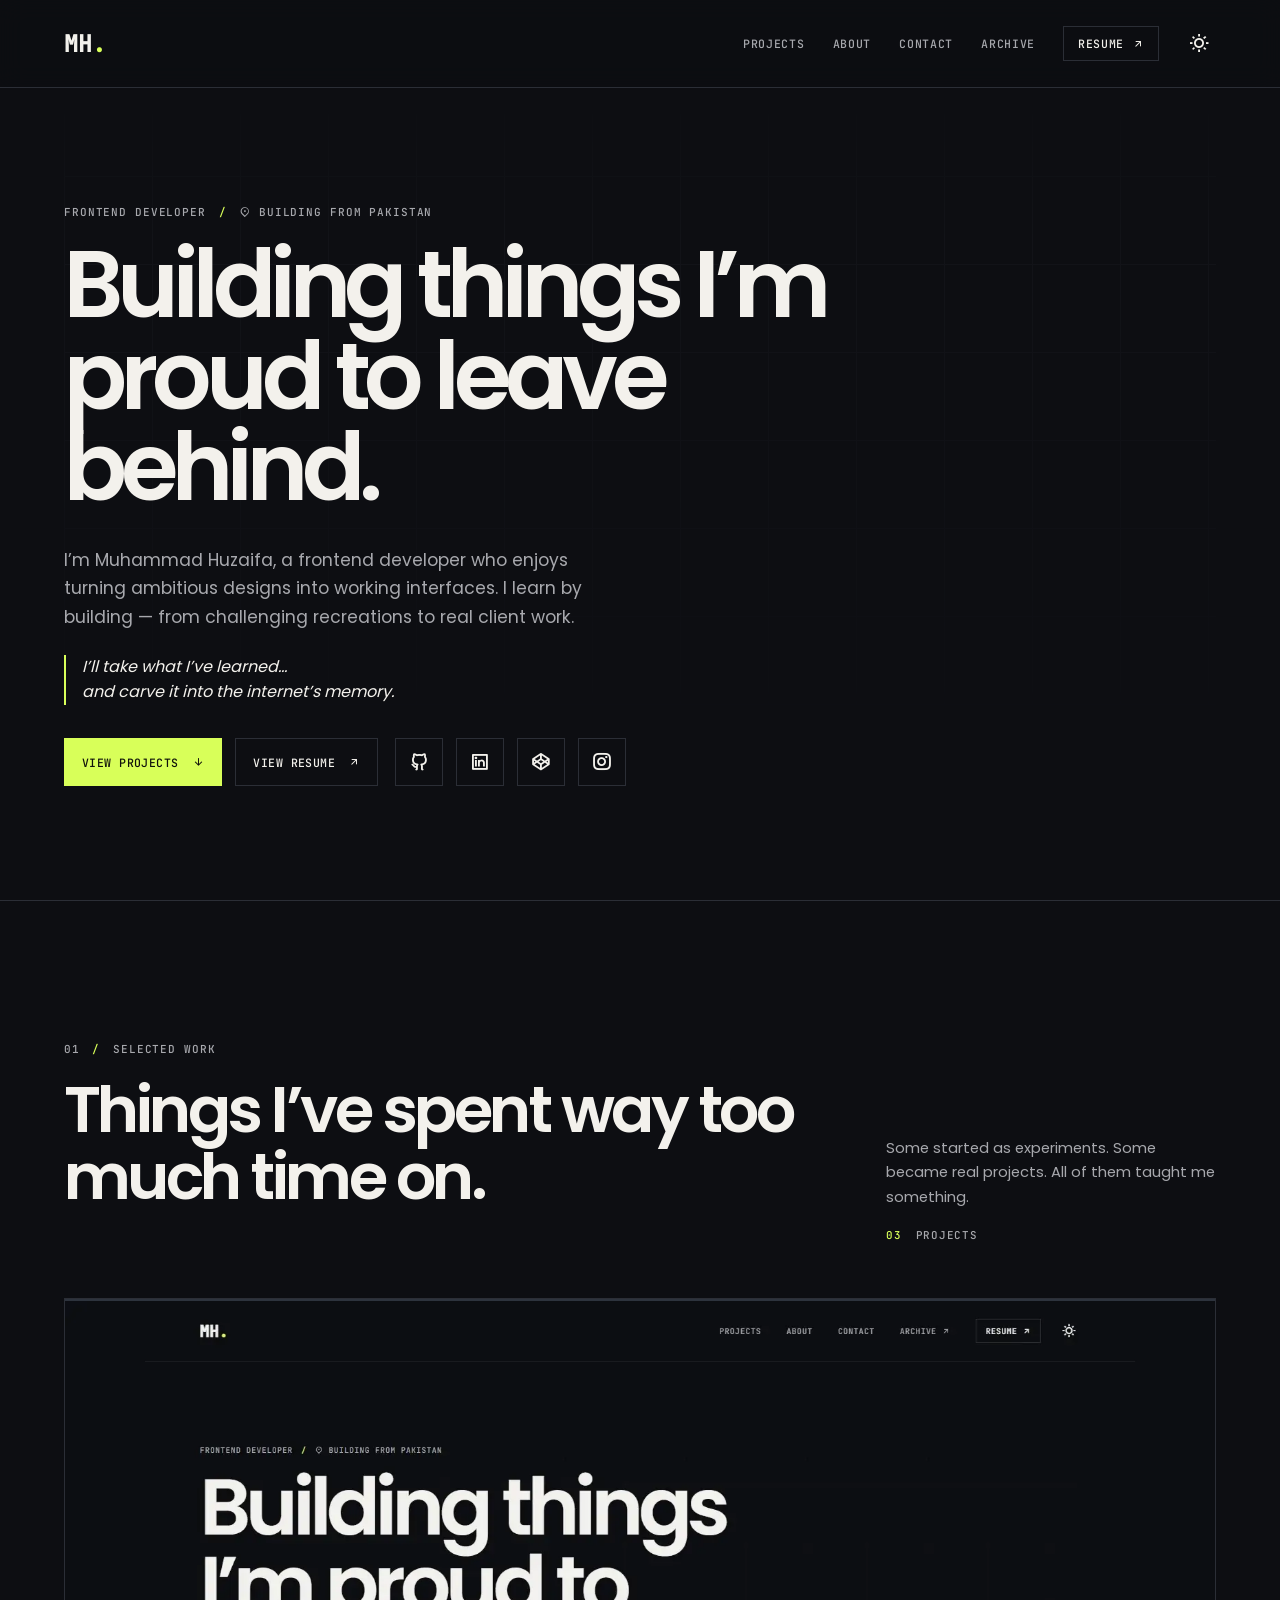
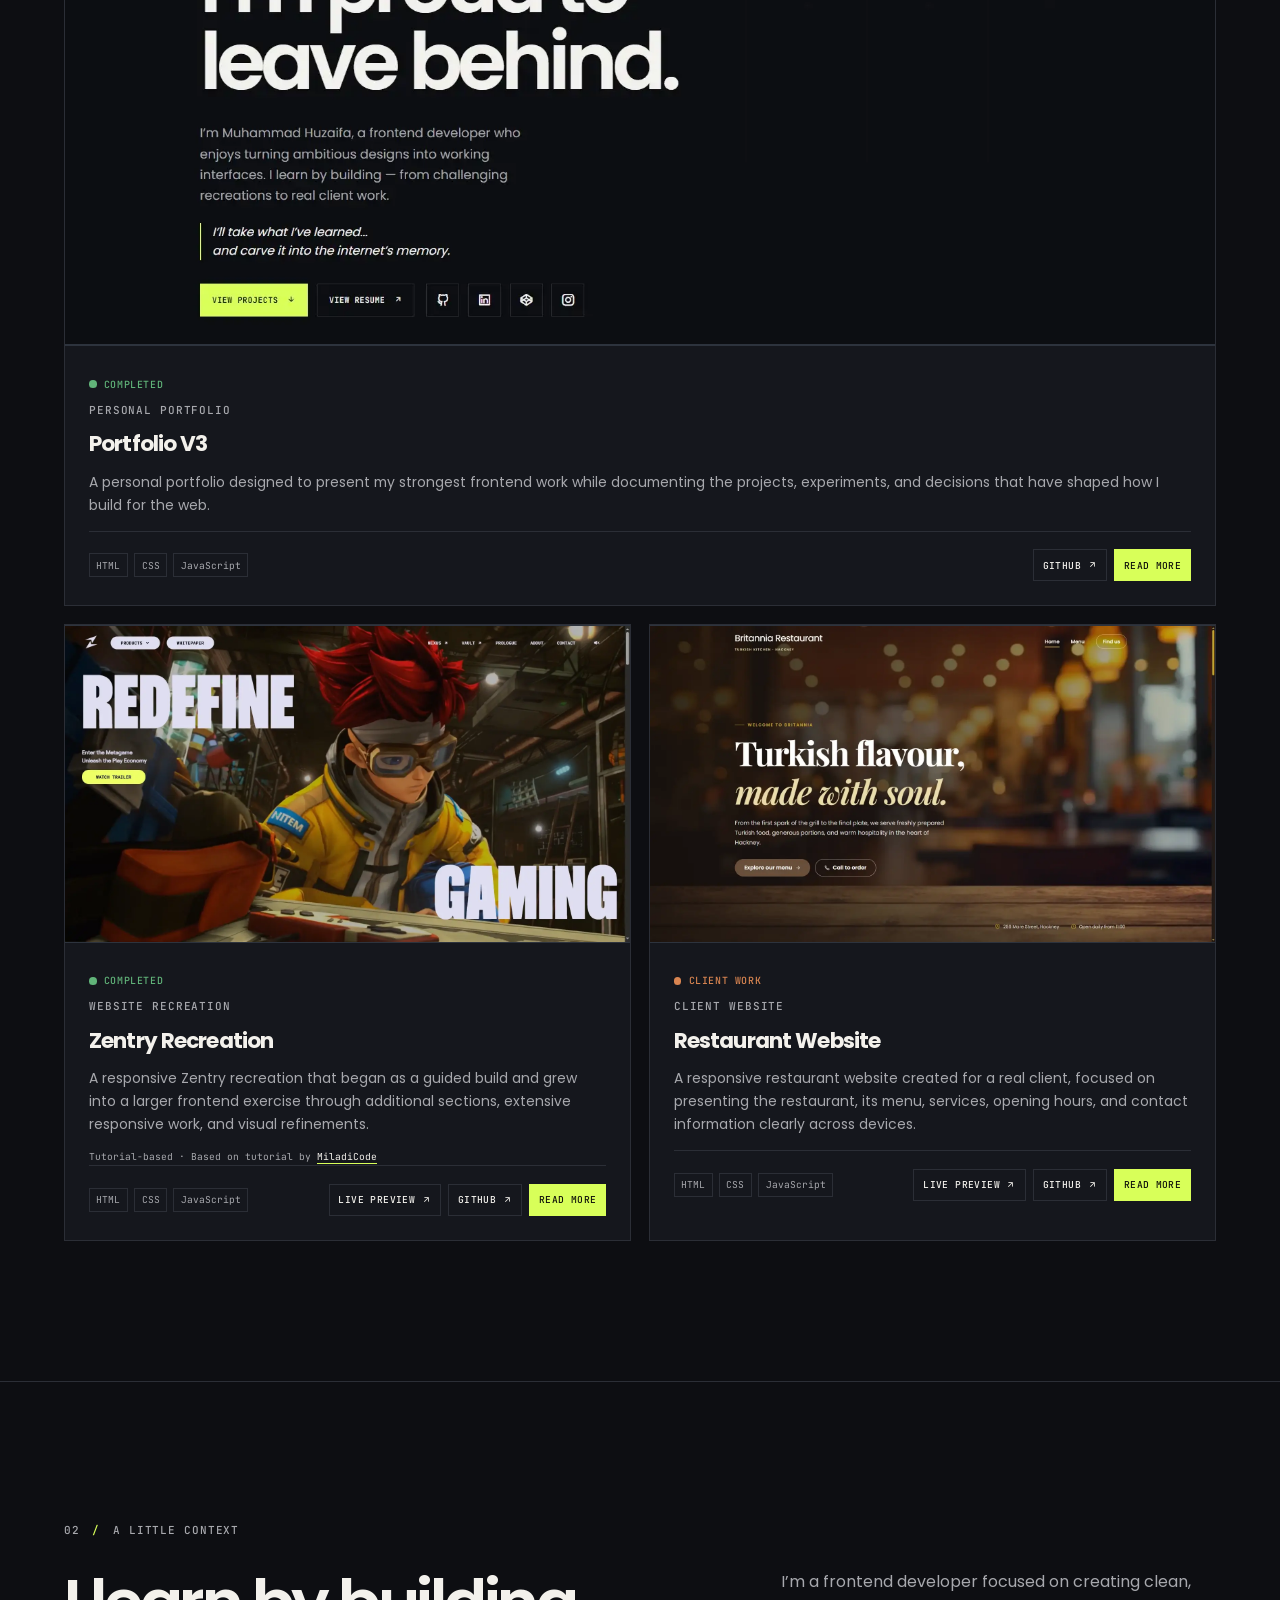
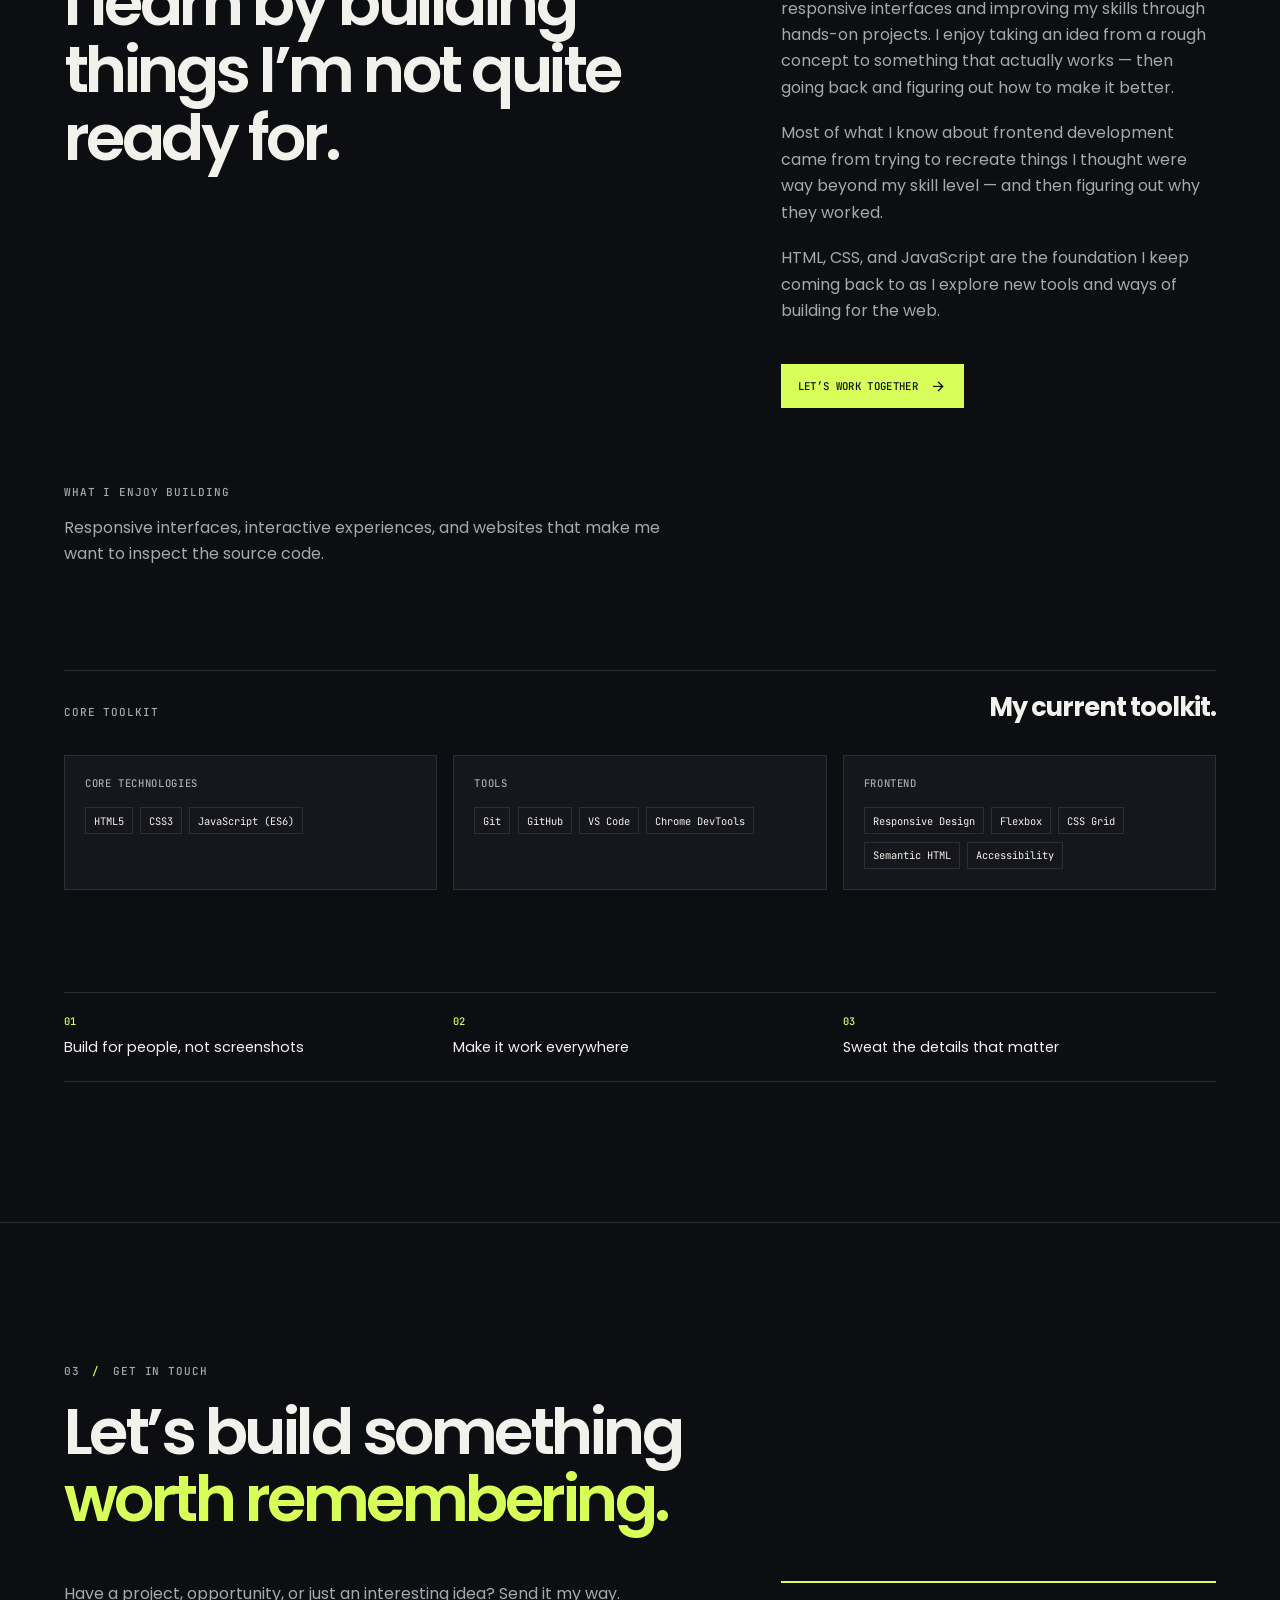
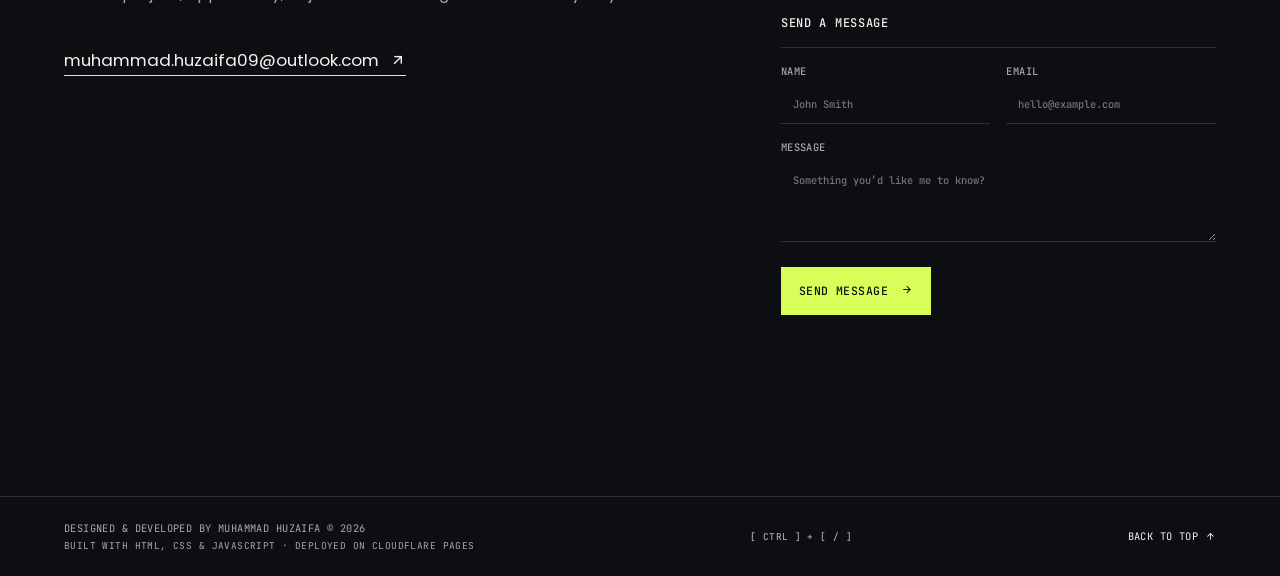
<file: index.html>
<!doctype html>
<html lang="en">
  <head>
    <meta charset="UTF-8" />
    <meta name="viewport" content="width=device-width, initial-scale=1.0" />
    <script>
      try {
        const theme = localStorage.getItem("theme");
        if (theme) document.documentElement.dataset.theme = theme;
      } catch {}
    </script>
    <link
      id="apple-touch-icon"
      rel="apple-touch-icon"
      sizes="180x180"
      href="favicon/apple-touch-icon-dark.png"
    />
    <link
      id="favicon-ico"
      rel="icon"
      type="image/x-icon"
      href="favicon/favicon-dark.ico"
    />
    <link
      id="favicon-32"
      rel="icon"
      type="image/png"
      sizes="32x32"
      href="favicon/favicon-32x32-dark.png"
    />
    <link
      id="favicon-16"
      rel="icon"
      type="image/png"
      sizes="16x16"
      href="favicon/favicon-16x16-dark.png"
    />
    <link rel="manifest" href="favicon/site.webmanifest" />
    <meta
      name="description"
      content="Frontend developer Muhammad Huzaifa's portfolio — featured projects, client work, interactive experiments, and a growing archive of web development projects."
    />
    <meta name="theme-color" content="#0d0e12" />
    <meta property="og:title" content="Muhammad Huzaifa - Frontend Developer" />
    <meta
      property="og:description"
      content="Frontend projects, client work, interactive experiments, and the development journey behind them."
    />
    <meta property="og:type" content="website" />
    <meta
      property="og:image"
      content="https://huzaifa-portfolio.pages.dev/assets/og-image.webp"
    />
    <meta property="og:image:width" content="1200" />
    <meta property="og:image:height" content="630" />
    <meta name="twitter:card" content="summary_large_image" />
    <meta
      name="twitter:title"
      content="Muhammad Huzaifa - Frontend Developer"
    />
    <meta
      name="twitter:description"
      content="Frontend projects, client work, interactive experiments, and the development journey behind them."
    />
    <meta
      name="twitter:image"
      content="https://huzaifa-portfolio.pages.dev/assets/og-image.webp"
    />
    <link rel="canonical" href="https://huzaifa-portfolio.pages.dev/" />
    <link rel="stylesheet" href="css/fonts.css" />
    <link rel="stylesheet" href="css/utilities.css" />
    <link rel="stylesheet" href="css/terminal.css" />
    <link rel="stylesheet" href="css/index.css" />
    <title>Muhammad Huzaifa - Frontend Developer</title>
    <script type="application/ld+json">
      {
        "@context": "https://schema.org",
        "@type": "Person",
        "name": "Muhammad Huzaifa",
        "jobTitle": "Frontend Developer",
        "url": "https://huzaifa-portfolio.pages.dev/",
        "email": "muhammad.huzaifa09@outlook.com",
        "sameAs": [
          "https://www.github.com/HuzaifaAkhtar2",
          "https://www.linkedin.com/in/muhammad-huzaifa24/"
        ]
      }
    </script>
  </head>
  <body>
    <a class="skip-link" href="#main">Skip to content</a>
    <div class="scroll-progress" aria-hidden="true"></div>
    <header class="site-header">
      <a class="brand" href="#home" aria-label="Muhammad Huzaifa, home"
        >MH<span>.</span></a
      >
      <button
        class="menu-toggle"
        type="button"
        aria-expanded="false"
        aria-controls="site-nav"
      >
        <span></span><span></span><span></span
        ><span class="sr-only">Open menu</span>
      </button>
      <nav id="site-nav" class="site-nav" aria-label="Primary navigation">
        <a href="#projects">Projects</a><a href="#about">About</a
        ><a href="#contact">Contact</a>
        <a href="archive.html">Archive</a>
        <a
          class="nav-resume"
          href="docs/Muhammad_Huzaifa_Resume.pdf"
          target="_blank"
          rel="noreferrer"
          >Resume <i class="ri-arrow-right-up-line" aria-hidden="true"></i
        ></a>
      </nav>
      <button
        class="theme-toggle"
        type="button"
        aria-label="Switch to light theme"
        title="Toggle color theme"
      ></button>
    </header>
    <main id="main">
      <section id="home" class="hero section">
        <div class="hero-copy">
          <p class="eyebrow">
            Frontend developer
            <span aria-hidden="true" class="distributor">/</span>
            <i class="ri-map-pin-2-line" aria-hidden="true"></i> Building from
            Pakistan
          </p>
          <h1>Building things I&rsquo;m proud to leave behind.</h1>
          <p class="hero-intro">
            I&rsquo;m Muhammad Huzaifa, a frontend developer who enjoys turning
            ambitious designs into working interfaces. I learn by building —
            from challenging recreations to real client work.
          </p>
          <p class="hero-tagline">
            I&rsquo;ll take what I&rsquo;ve learned... <br />
            and carve it into the internet&rsquo;s memory.
          </p>
          <div class="hero-actions">
            <a class="button button-primary" href="#projects"
              >View projects
              <i class="ri-arrow-down-line" aria-hidden="true"></i></a
            ><a
              class="button button-secondary"
              href="docs/Muhammad_Huzaifa_Resume.pdf"
              target="_blank"
              rel="noreferrer"
              >View resume
              <i class="ri-arrow-right-up-line" aria-hidden="true"></i
            ></a>
            <nav
              class="social-links social-links--hero"
              aria-label="Social links"
            >
              <a
                href="https://www.github.com/HuzaifaAkhtar2"
                target="_blank"
                rel="noreferrer"
                aria-label="GitHub"
                ><i class="ri-github-line" aria-hidden="true"></i
              ></a>
              <a
                href="https://www.linkedin.com/in/muhammad-huzaifa24/"
                target="_blank"
                rel="noreferrer"
                aria-label="LinkedIn"
                ><i class="ri-linkedin-box-line" aria-hidden="true"></i
              ></a>
              <a
                href="https://www.codepen.io/MuhammadHuzaifa"
                target="_blank"
                rel="noreferrer"
                aria-label="CodePen"
                ><i class="ri-codepen-line" aria-hidden="true"></i
              ></a>
              <a
                href="https://www.instagram.com/huzaifas_workspace/"
                target="_blank"
                rel="noreferrer"
                aria-label="Instagram"
                ><i class="ri-instagram-line" aria-hidden="true"></i
              ></a>
            </nav>
          </div>
        </div>
        <!-- <figure class="hero-portrait">
          <img
            src="assets/profile-picture.webp"
            alt="Portrait of Muhammad Huzaifa"
            height="320"
            width="320"
          />
        </figure> -->
      </section>
      <section id="projects" class="section projects-section">
        <div class="section-heading">
          <div>
            <p class="eyebrow">
              01 <span aria-hidden="true">/</span> Selected work
            </p>
            <h2>Things I&rsquo;ve spent way too much time on.</h2>
          </div>
          <div class="section-aside">
            <p class="section-summary">
              Some started as experiments. Some became real projects. All of
              them taught me something.
            </p>
            <p class="section-count">
              <span id="project-count">04</span> projects
            </p>
          </div>
        </div>
        <div id="projects-grid" class="projects-grid" aria-live="polite"></div>
      </section>
      <section id="about" class="section about-section">
        <p class="eyebrow">
          02 <span aria-hidden="true">/</span> A little context
        </p>
        <div class="about-grid">
          <h2>I learn by building things I&rsquo;m not quite ready for.</h2>
          <div>
            <p>
              I&rsquo;m a frontend developer focused on creating clean,
              responsive interfaces and improving my skills through hands-on
              projects. I enjoy taking an idea from a rough concept to something
              that actually works — then going back and figuring out how to make
              it better.
            </p>
            <p>
              Most of what I know about frontend development came from trying to
              recreate things I thought were way beyond my skill level — and
              then figuring out why they worked.
            </p>
            <p>
              HTML, CSS, and JavaScript are the foundation I keep coming back to
              as I explore new tools and ways of building for the web.
            </p>
            <a class="text-link text-link--primary" href="#contact"
              >Let&rsquo;s work together
              <i class="ri-arrow-right-line" aria-hidden="true"></i
            ></a>
          </div>
        </div>
        <section class="enjoy-building" aria-labelledby="enjoy-building-title">
          <p class="eyebrow">What I enjoy building</p>
          <p id="enjoy-building-title">
            Responsive interfaces, interactive experiences, and websites that
            make me want to inspect the source code.
          </p>
        </section>
        <section class="skills" aria-labelledby="skills-title">
          <div class="skills-heading">
            <p class="eyebrow">Core toolkit</p>
            <h3 id="skills-title">My current toolkit.</h3>
          </div>
          <div class="skills-groups">
            <div class="skill-group">
              <h4>Core Technologies</h4>
              <ul class="skill-tags">
                <li>HTML5</li>
                <li>CSS3</li>
                <li>JavaScript (ES6)</li>
              </ul>
            </div>
            <div class="skill-group">
              <h4>Tools</h4>
              <ul class="skill-tags">
                <li>Git</li>
                <li>GitHub</li>
                <li>VS Code</li>
                <li>Chrome DevTools</li>
              </ul>
            </div>
            <div class="skill-group">
              <h4>Frontend</h4>
              <ul class="skill-tags">
                <li>Responsive Design</li>
                <li>Flexbox</li>
                <li>CSS Grid</li>
                <li>Semantic HTML</li>
                <li>Accessibility</li>
              </ul>
            </div>
          </div>
        </section>
        <ul class="principles">
          <li><span>01</span> Build for people, not screenshots</li>
          <li><span>02</span> Make it work everywhere</li>
          <li><span>03</span> Sweat the details that matter</li>
        </ul>
      </section>
      <section id="contact" class="section contact-section">
        <p class="eyebrow">03 <span aria-hidden="true">/</span> Get in touch</p>
        <h2>Let&rsquo;s build something<br /><em> worth remembering.</em></h2>
        <div class="contact-grid">
          <div>
            <p>
              Have a project, opportunity, or just an interesting idea? Send it
              my way.
            </p>
            <a class="email-link" href="mailto:muhammad.huzaifa09@outlook.com"
              >muhammad.huzaifa09@outlook.com
              <i class="ri-arrow-right-up-line" aria-hidden="true"></i
            ></a>
          </div>
          <form
            id="contact-form"
            class="contact-form"
            novalidate
            action="https://api.web3forms.com/submit"
            method="POST"
          >
            <input
              type="hidden"
              name="access_key"
              value="2c926306-fed4-42c1-bfce-c06f13e96733"
            />
            <input
              class="form-botcheck"
              type="checkbox"
              name="botcheck"
              tabindex="-1"
              autocomplete="off"
              aria-hidden="true"
            />
            <div class="form-intro">
              <p>Send a message</p>
            </div>
            <div class="form-row">
              <label
                >Name<input
                  name="name"
                  autocomplete="name"
                  required
                  placeholder="John Smith" /></label
              ><label
                >Email<input
                  name="email"
                  type="email"
                  autocomplete="email"
                  required
                  placeholder="hello@example.com"
              /></label>
            </div>
            <label
              >Message<textarea
                name="message"
                rows="4"
                required
                placeholder="Something you&rsquo;d like me to know?"
              ></textarea></label
            ><button class="button button-primary" type="submit">
              Send message
              <i class="ri-arrow-right-line" aria-hidden="true"></i>
            </button>
            <p id="form-status" class="form-status" role="status"></p>
          </form>
        </div>
      </section>
    </main>
    <footer class="site-footer">
      <div class="footer-copy">
        <p>
          Designed &amp; developed by Muhammad Huzaifa &copy;
          <span id="year"></span>
        </p>
        <p class="footer-stack">
          Built with HTML, CSS &amp; JavaScript &middot; Deployed on Cloudflare
          Pages
        </p>
      </div>
      <button
        class="terminal-hint"
        type="button"
        data-terminal-trigger
        aria-label="Open command terminal"
      >
        <span class="terminal-hint__keys">[ CTRL ] + [ / ]</span>
        <i class="ri-terminal-box-line" aria-hidden="true"></i>
      </button>
      <a href="#home"
        >Back to top <i class="ri-arrow-up-line" aria-hidden="true"></i
      ></a>
    </footer>
    <dialog
      id="project-modal"
      class="project-modal"
      aria-labelledby="modal-title"
    >
      <button
        class="modal-close"
        type="button"
        aria-label="Close project details"
      >
        <i class="ri-close-line" aria-hidden="true"></i>
      </button>
      <div id="modal-content"></div>
    </dialog>
    <script type="module" src="js/index.js"></script>
  </body>
</html>
</file>
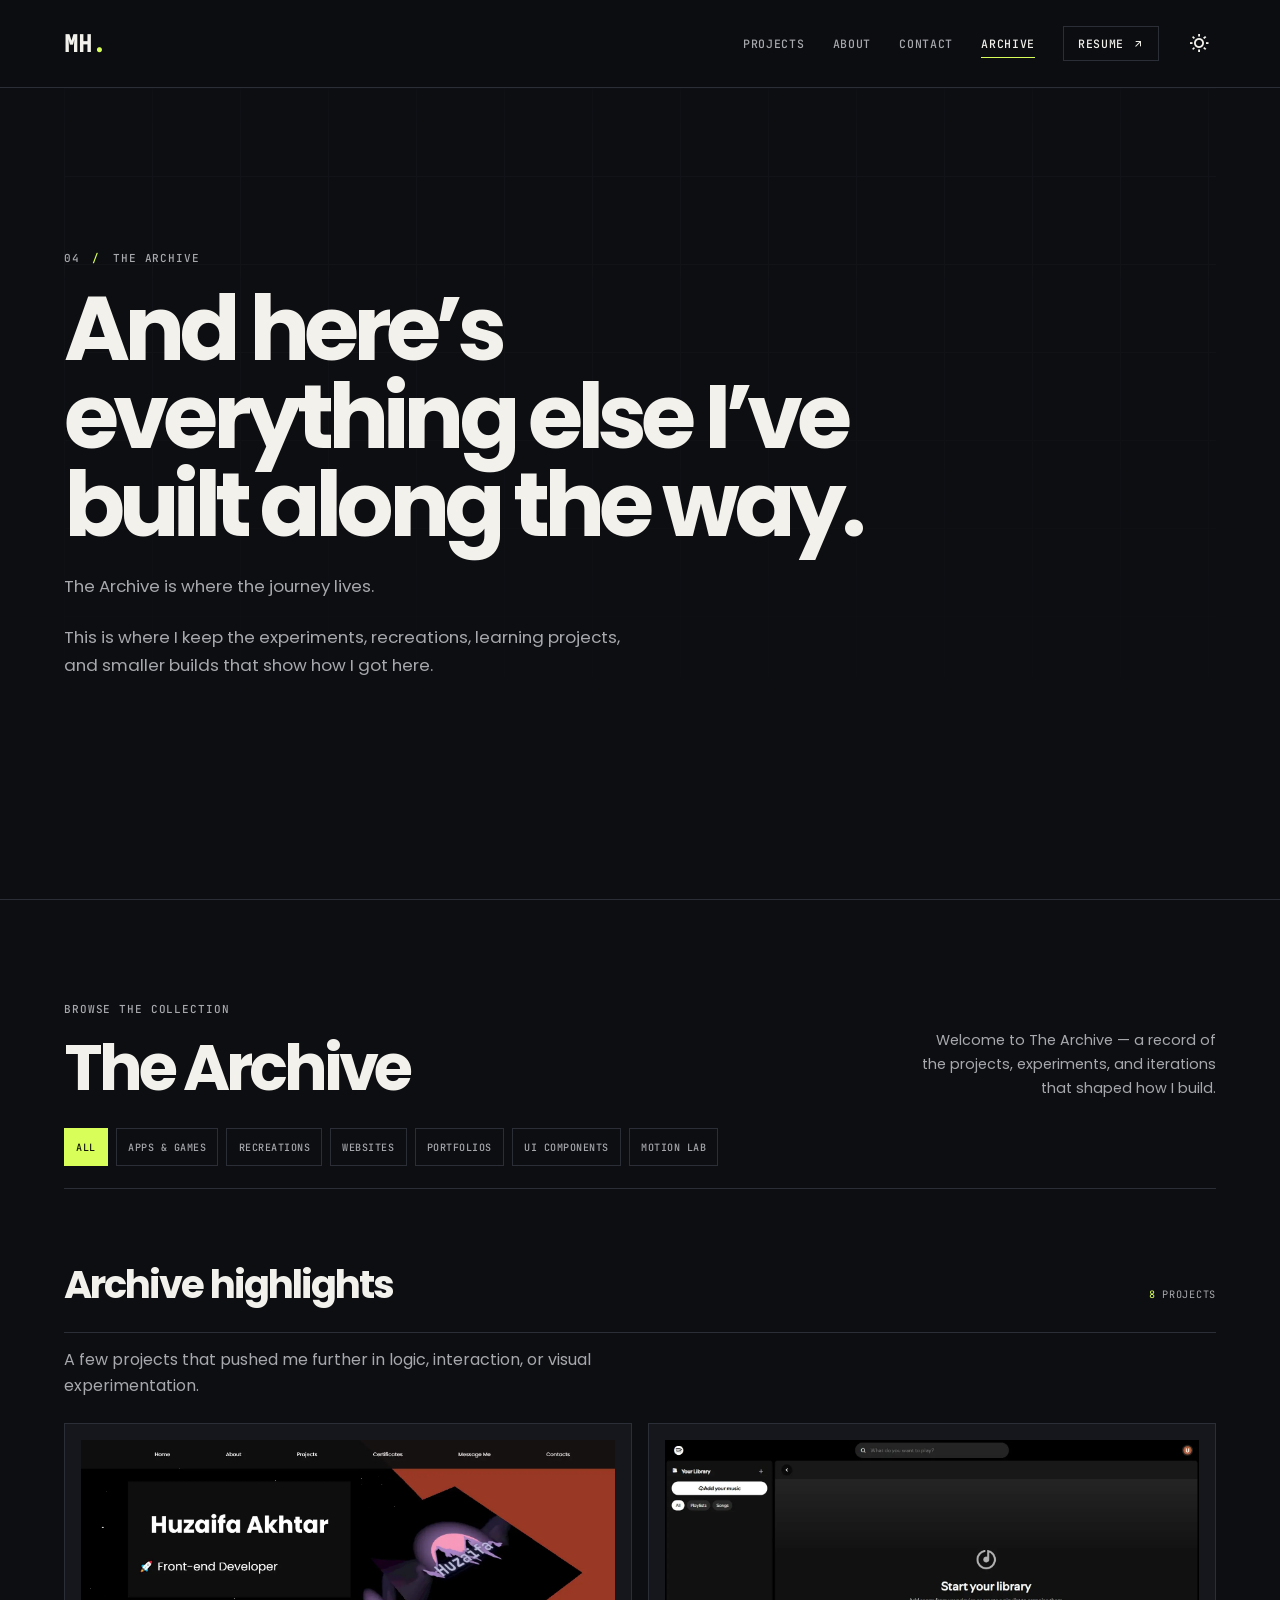
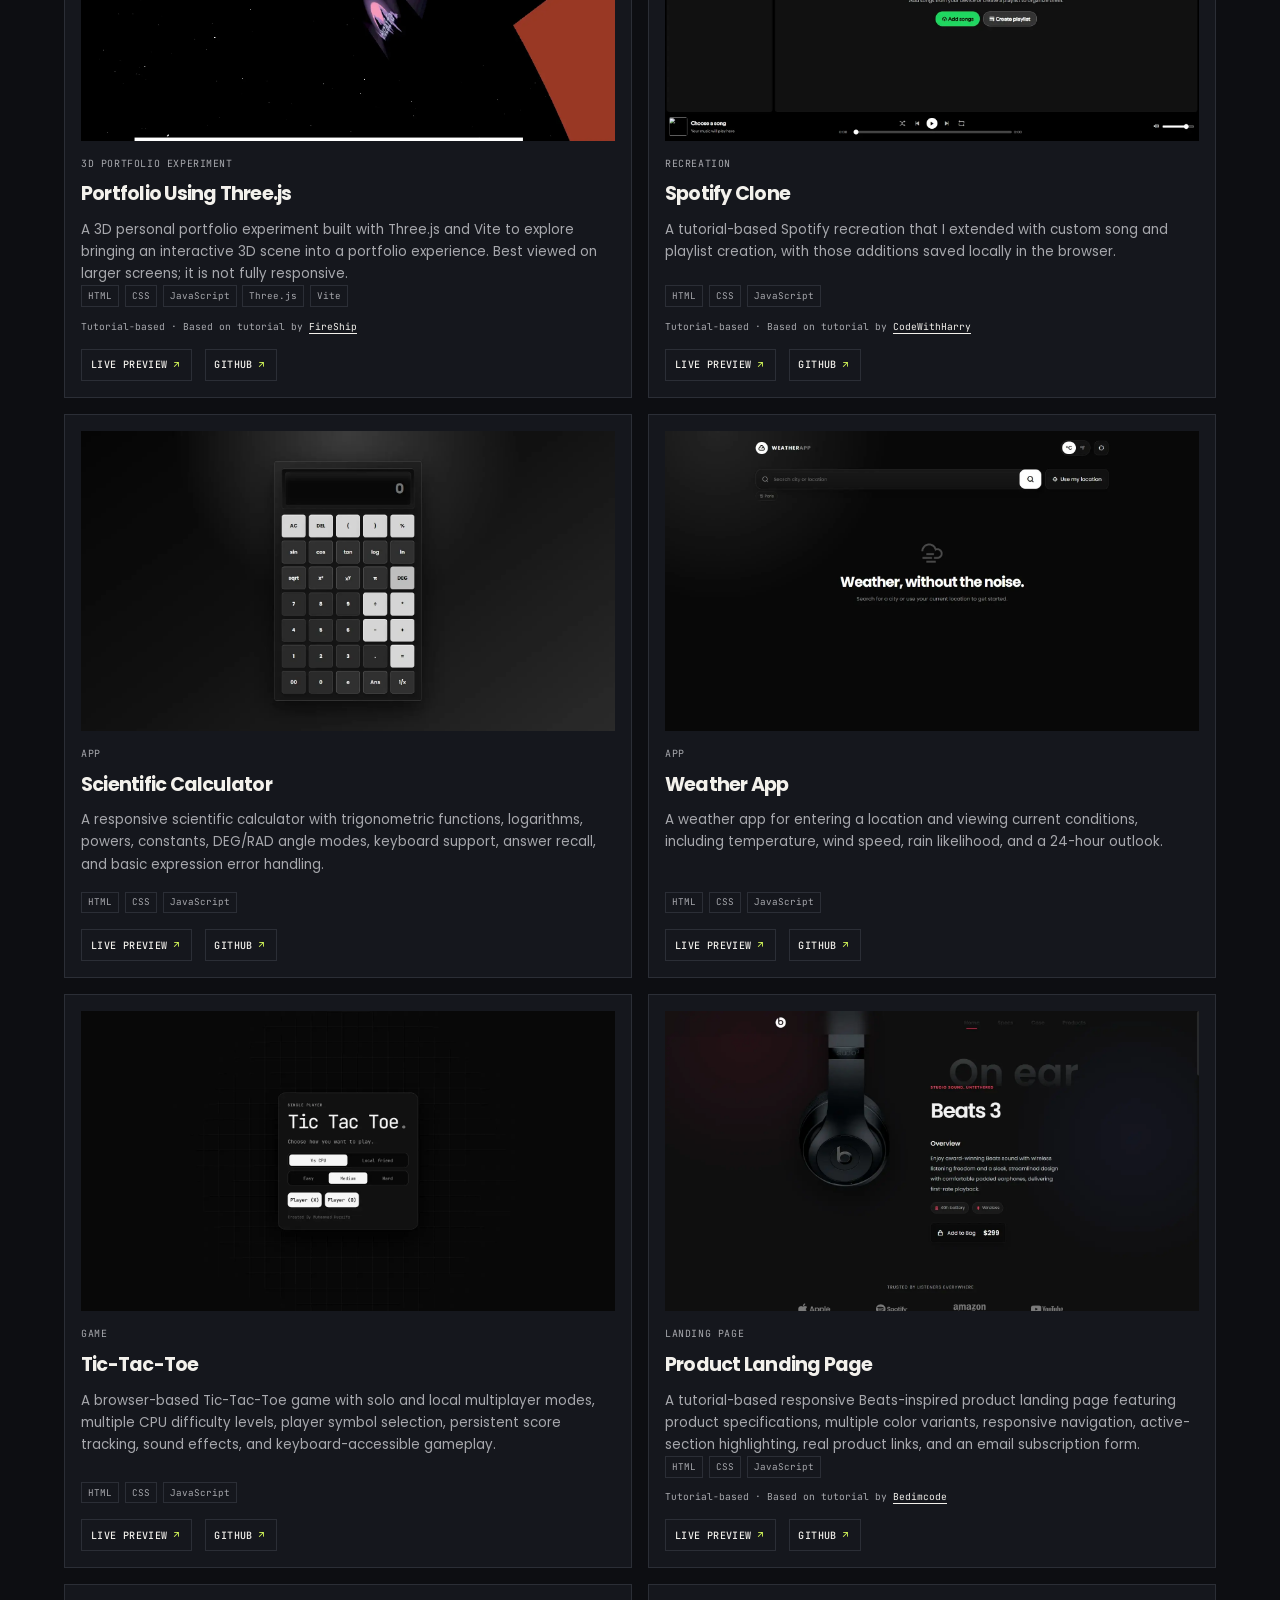
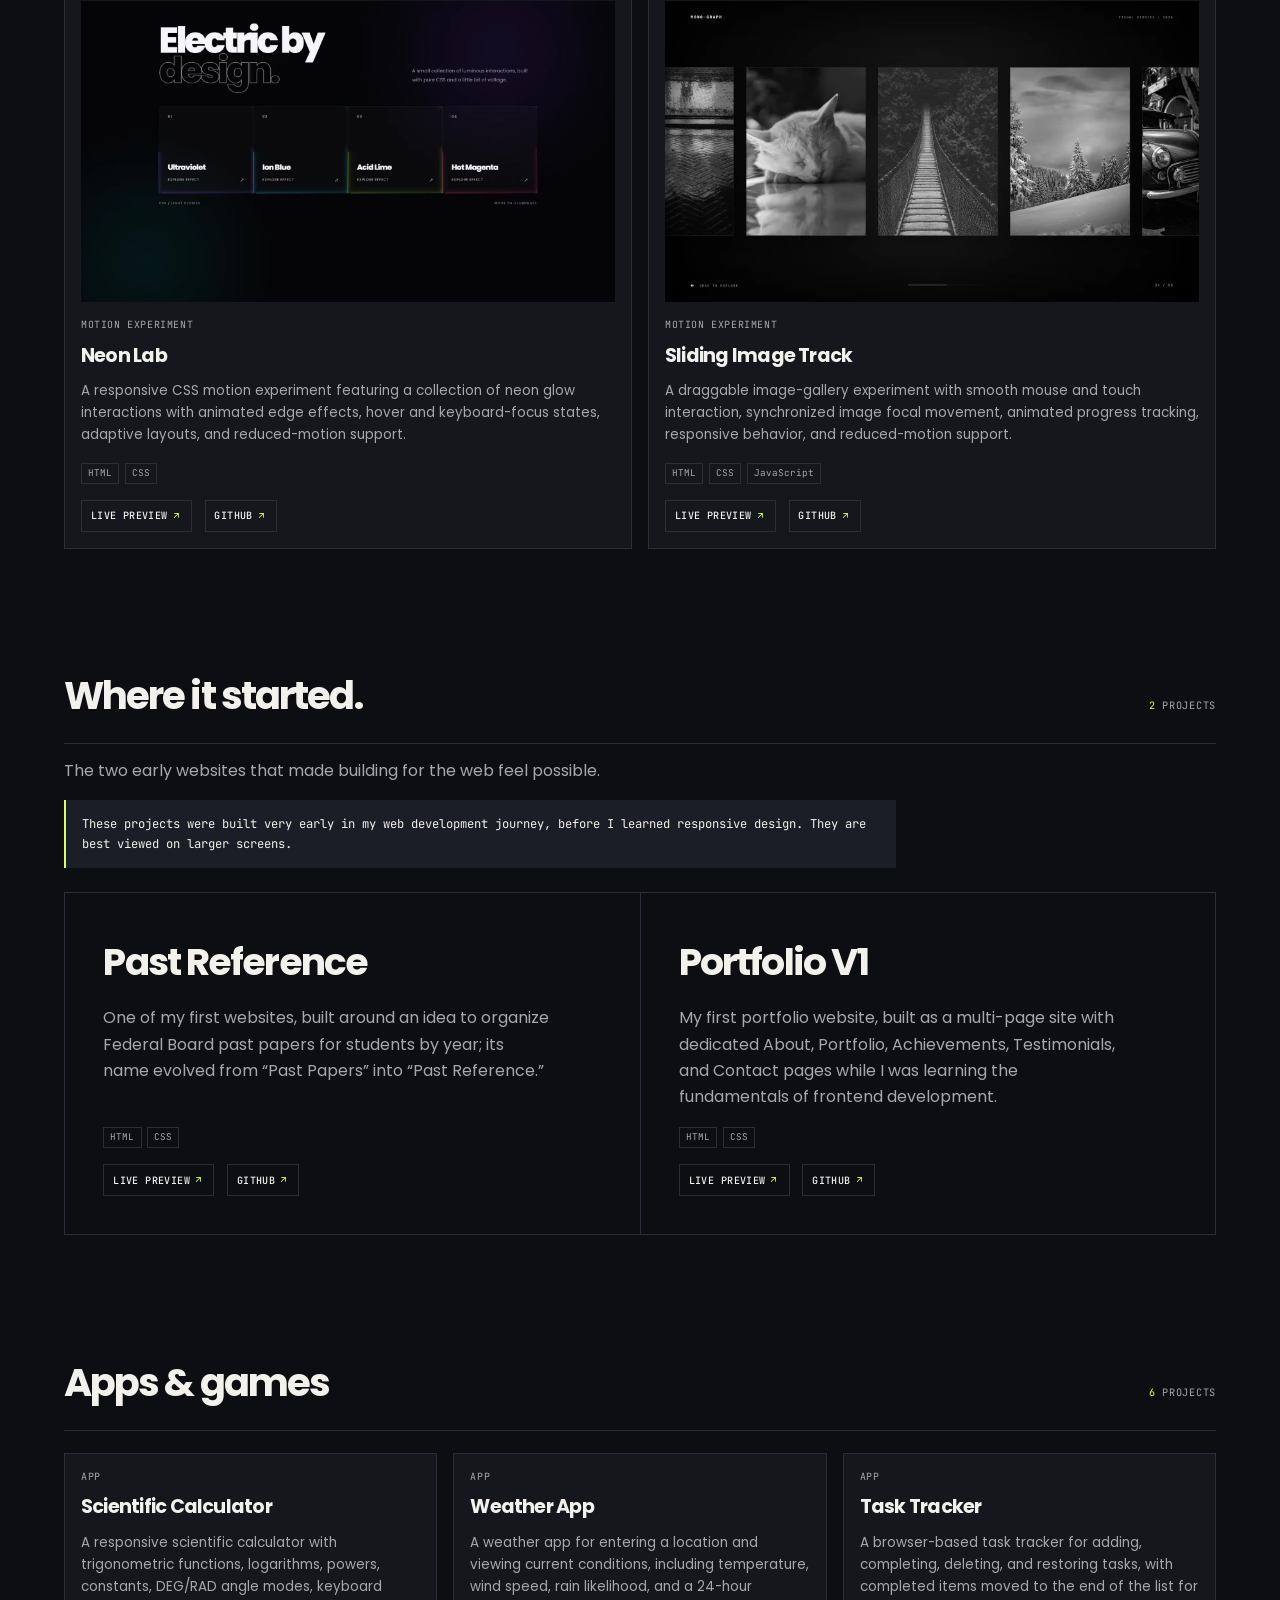
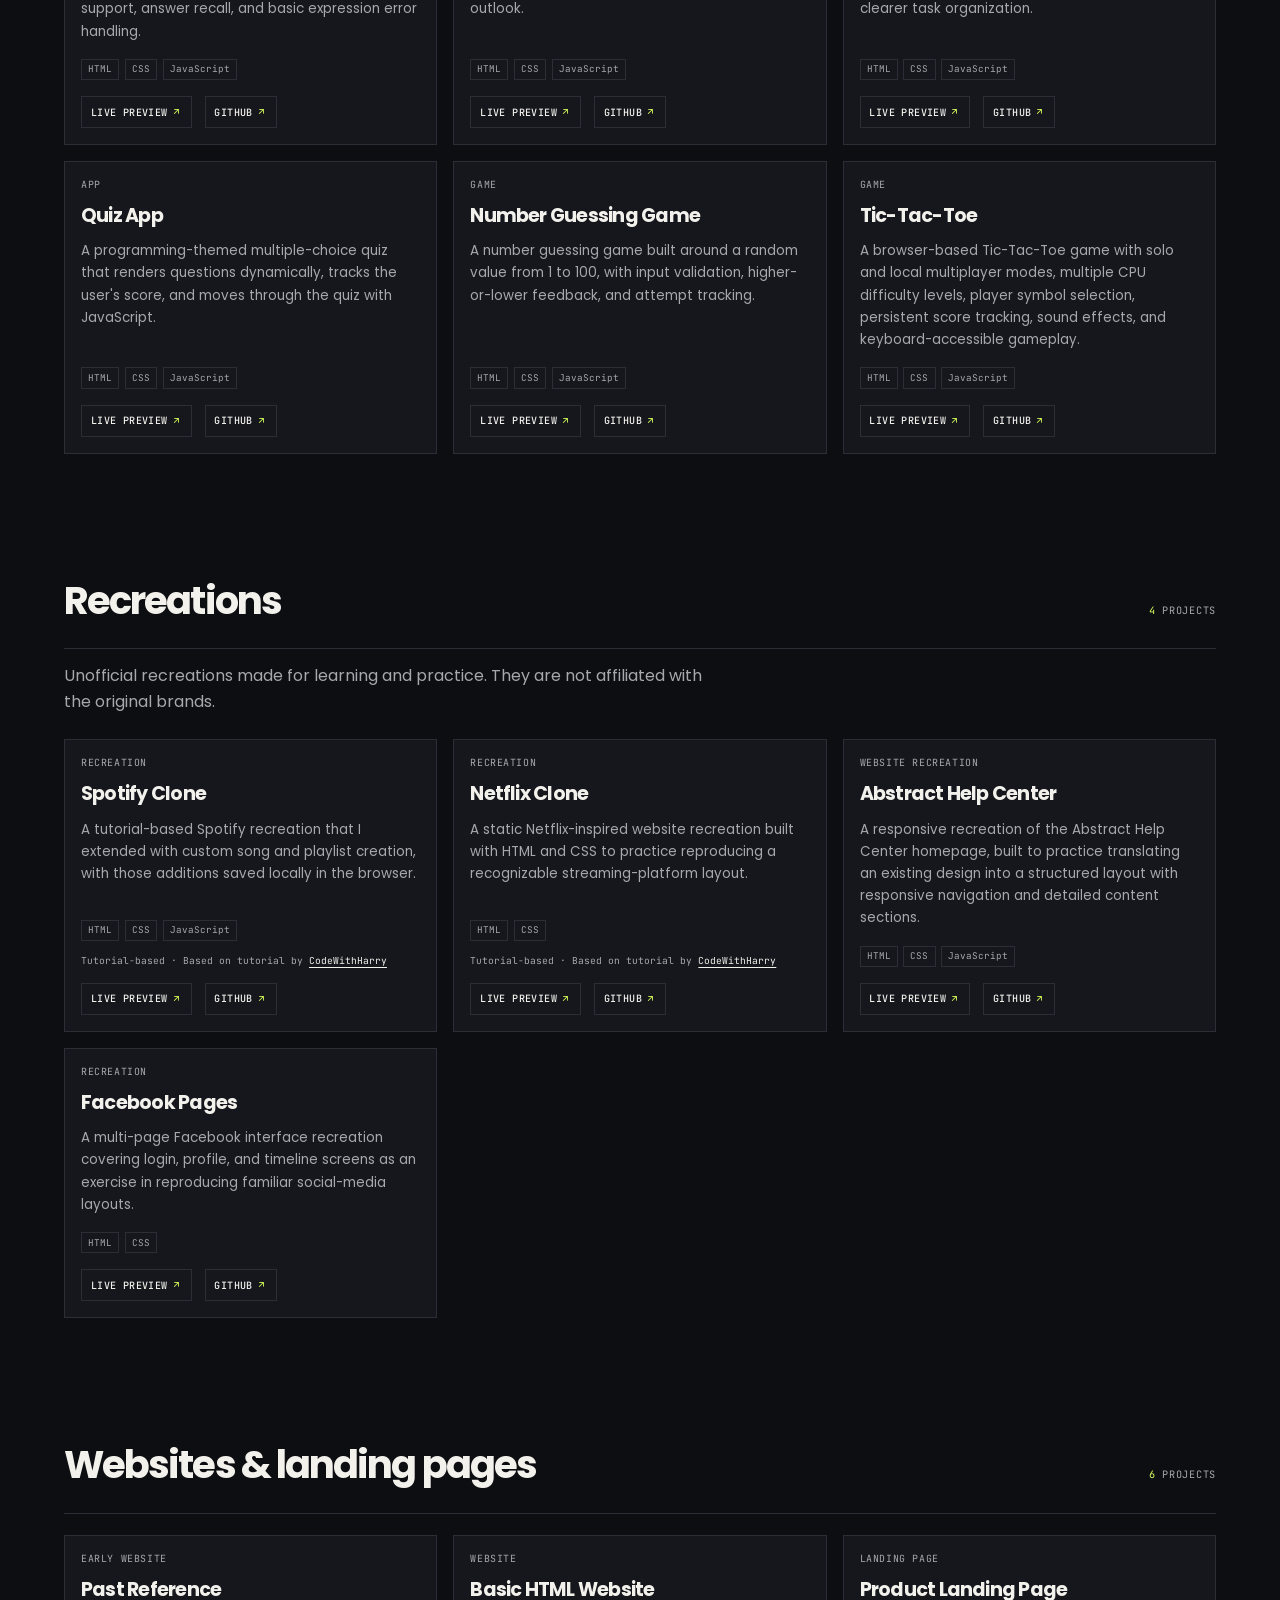
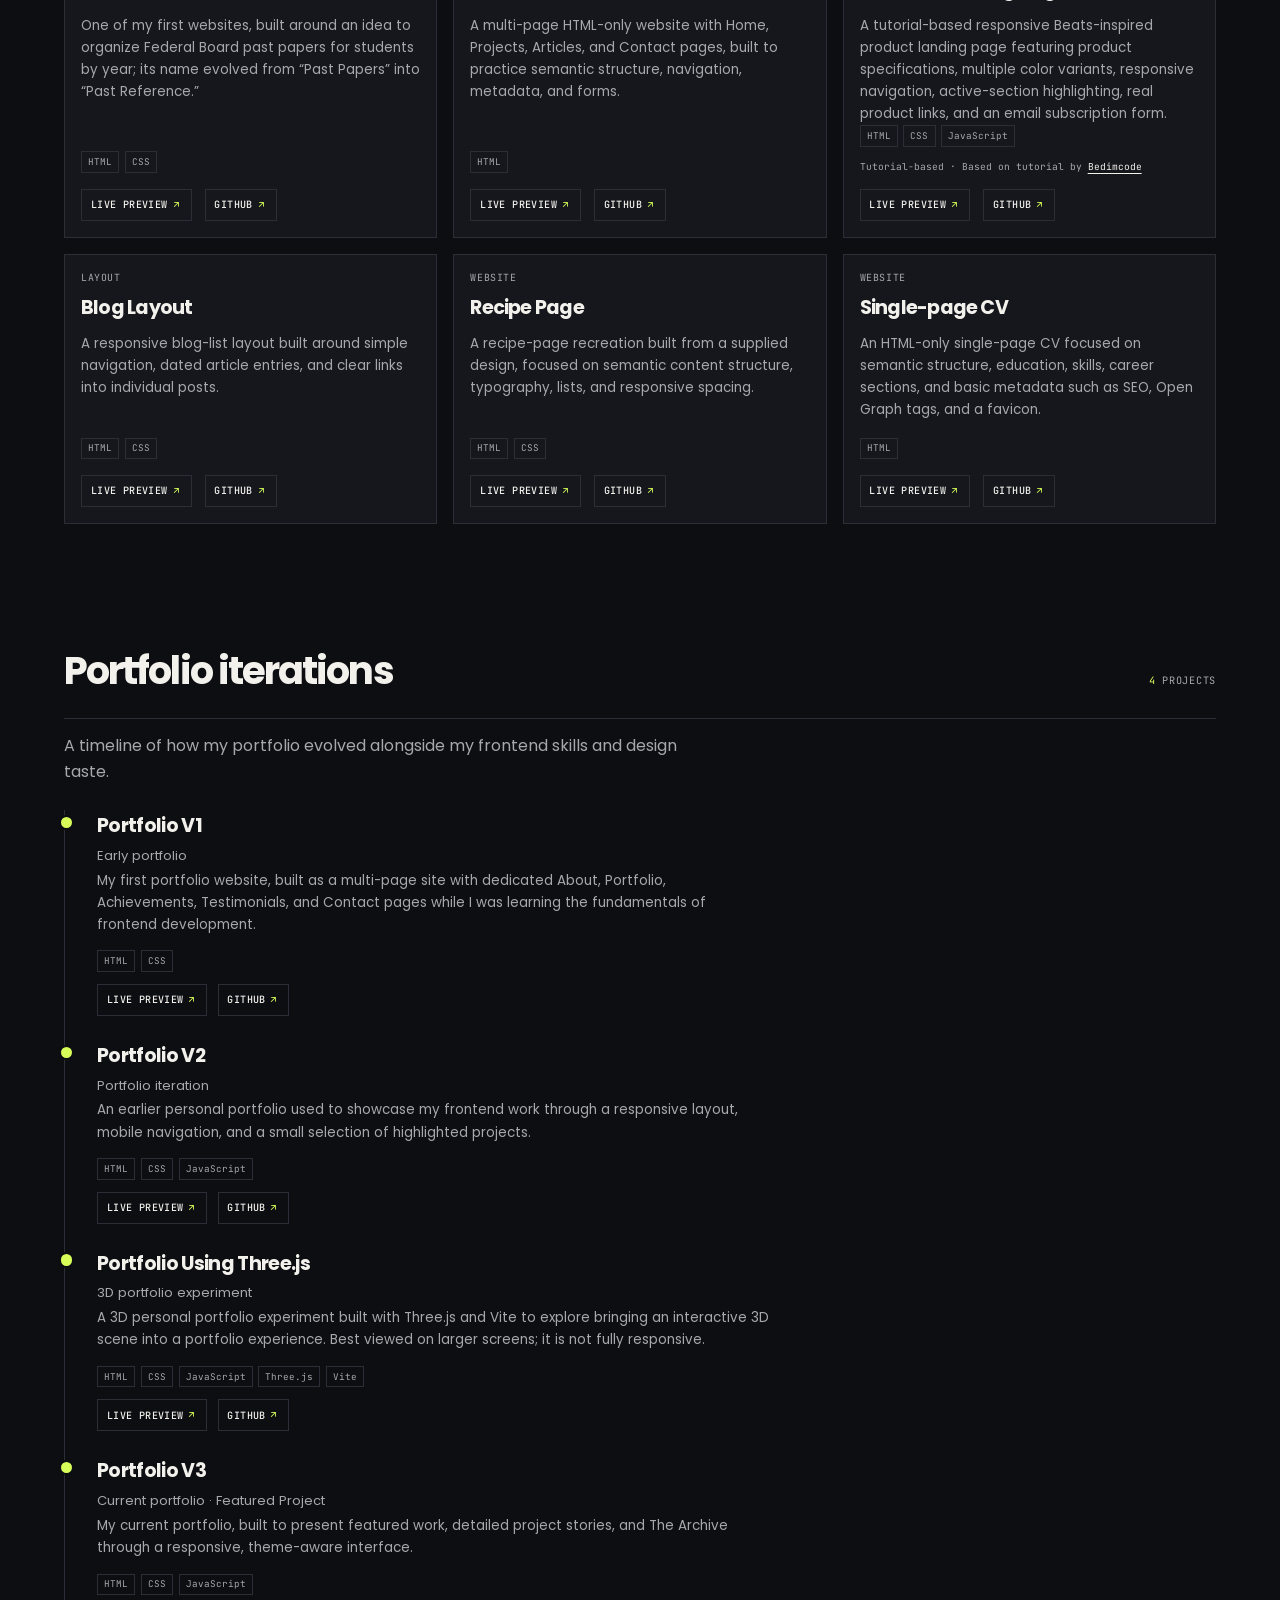
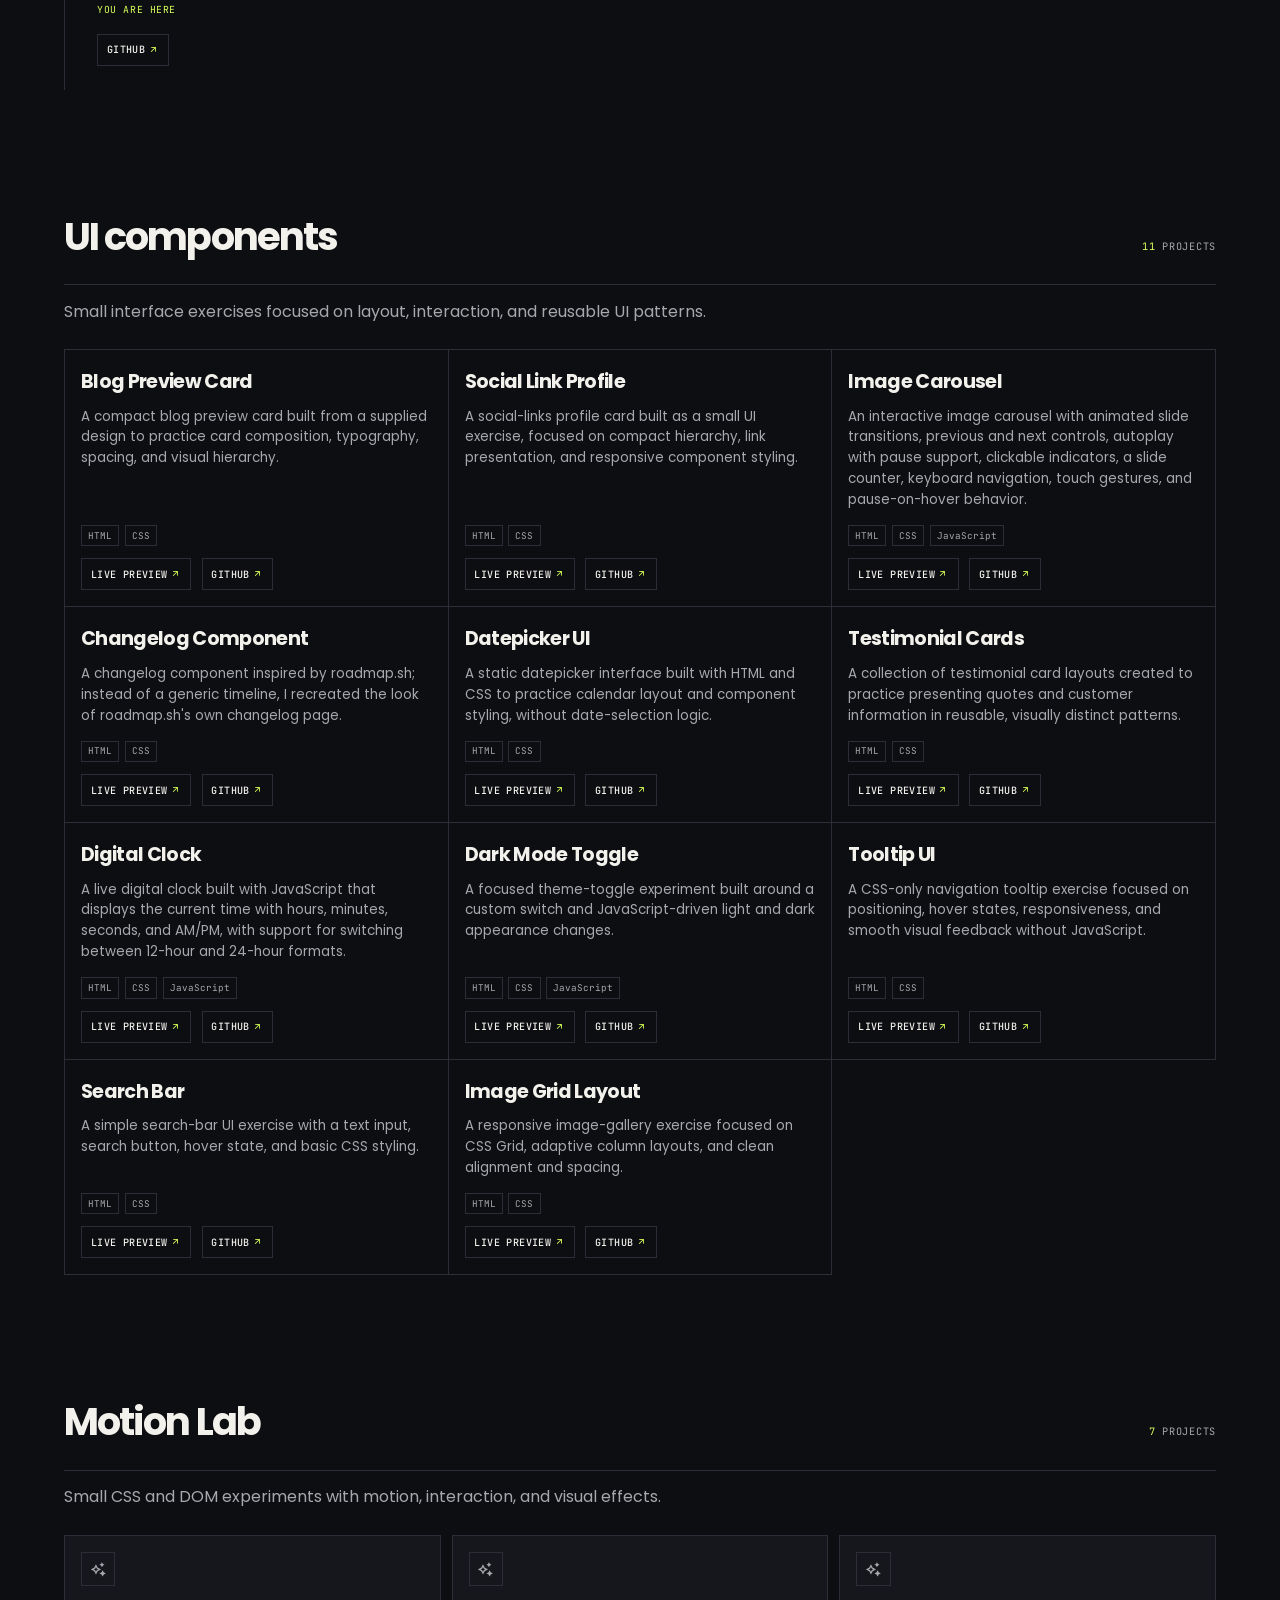
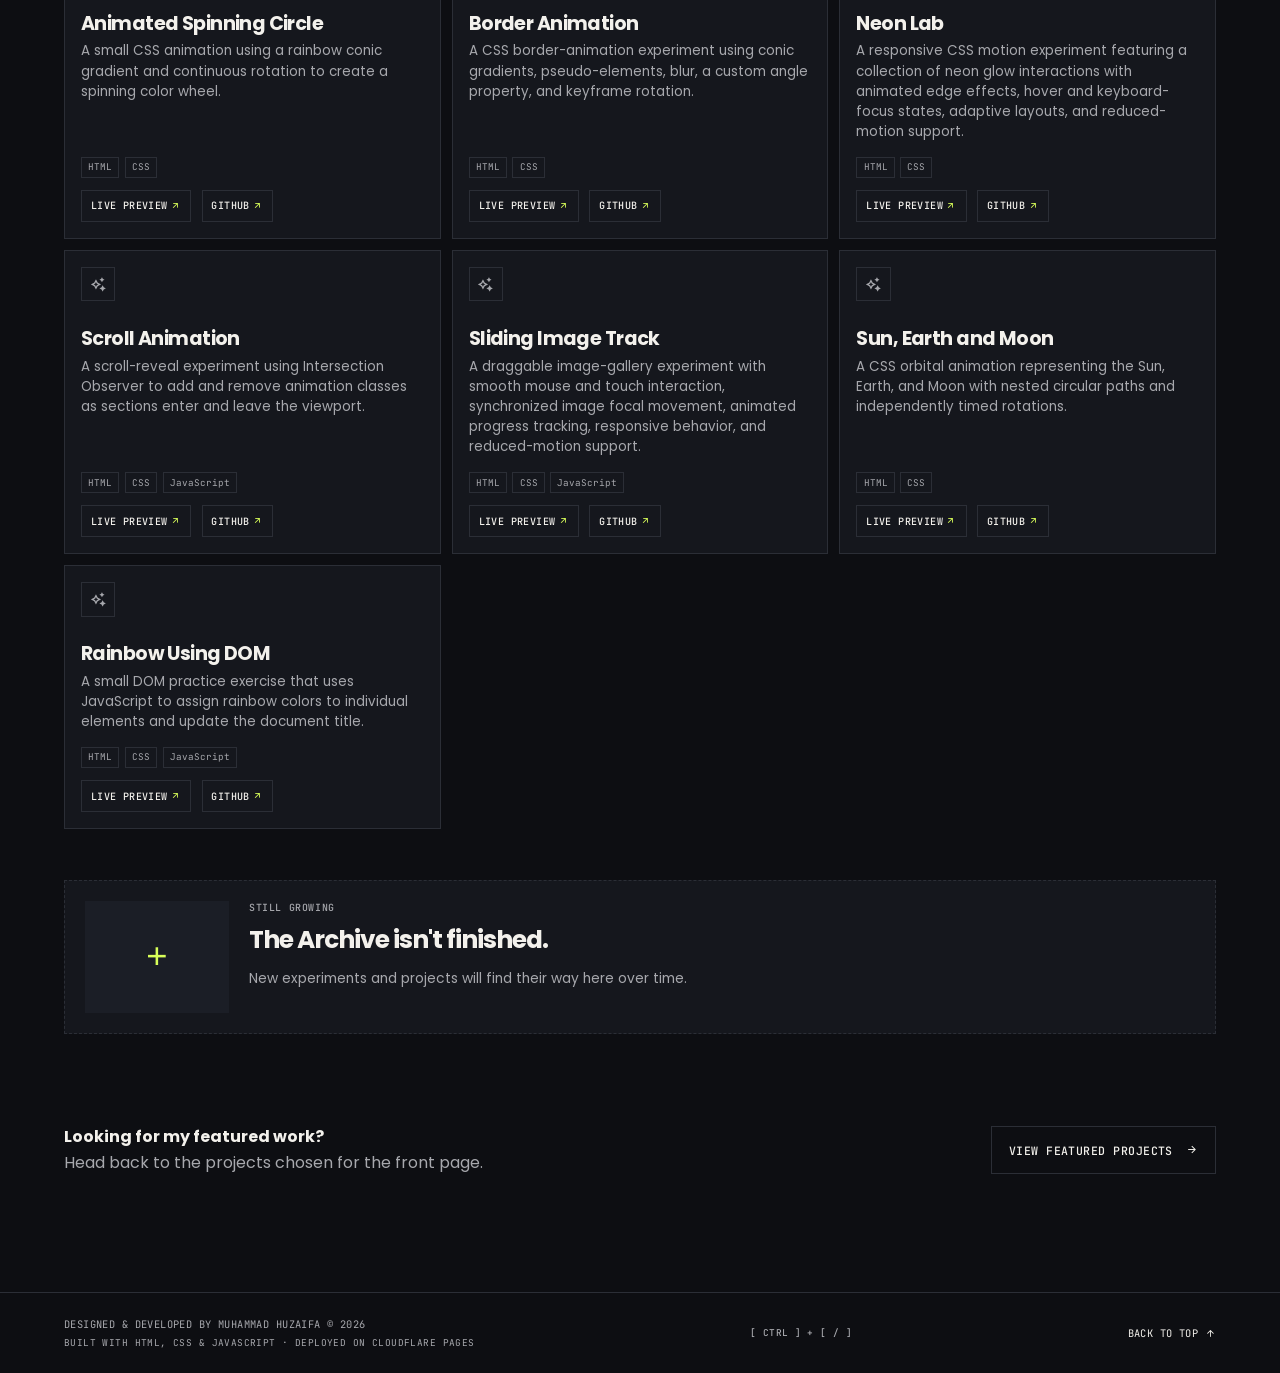
<file: archive.html>
<!doctype html>
<html lang="en">
  <head>
    <meta charset="UTF-8" />
    <meta name="viewport" content="width=device-width, initial-scale=1.0" />
    <meta
      name="description"
      content="The Archive: A record of frontend experiments, recreations, projects, and portfolio iterations by Muhammad Huzaifa."
    />
    <meta name="theme-color" content="#0d0e12" />
    <meta property="og:title" content="The Archive - Muhammad Huzaifa" />
    <meta
      property="og:description"
      content="The Archive: A record of frontend experiments, recreations, projects, and portfolio iterations by Muhammad Huzaifa."
    />
    <meta property="og:type" content="website" />
    <meta
      property="og:image"
      content="https://huzaifa-portfolio.pages.dev/assets/og-image.webp"
    />
    <meta property="og:image:width" content="1200" />
    <meta property="og:image:height" content="630" />
    <meta name="twitter:card" content="summary_large_image" />
    <meta name="twitter:title" content="The Archive - Muhammad Huzaifa" />
    <meta
      name="twitter:description"
      content="The Archive: A record of frontend experiments, recreations, projects, and portfolio iterations by Muhammad Huzaifa."
    />
    <script>
      try {
        const theme = localStorage.getItem("theme");
        if (theme) document.documentElement.dataset.theme = theme;
      } catch {}
    </script>
    <meta
      name="twitter:image"
      content="https://huzaifa-portfolio.pages.dev/assets/og-image.webp"
    />
    <link
      rel="canonical"
      href="https://huzaifa-portfolio.pages.dev/archive.html"
    />
    <link
      id="apple-touch-icon"
      rel="apple-touch-icon"
      sizes="180x180"
      href="favicon/apple-touch-icon-dark.png"
    />
    <link
      id="favicon-ico"
      rel="icon"
      type="image/x-icon"
      href="favicon/favicon-dark.ico"
    />
    <link
      id="favicon-32"
      rel="icon"
      type="image/png"
      sizes="32x32"
      href="favicon/favicon-32x32-dark.png"
    />
    <link
      id="favicon-16"
      rel="icon"
      type="image/png"
      sizes="16x16"
      href="favicon/favicon-16x16-dark.png"
    />
    <link rel="manifest" href="favicon/site.webmanifest" />
    <link rel="stylesheet" href="css/fonts.css" />
    <link rel="stylesheet" href="css/utilities.css" />
    <link rel="stylesheet" href="css/terminal.css" />
    <link rel="stylesheet" href="css/archive.css" />
    <title>The Archive - Muhammad Huzaifa</title>
    <script type="application/ld+json">
      {
        "@context": "https://schema.org",
        "@type": "CollectionPage",
        "name": "The Archive",
        "url": "https://huzaifa-portfolio.pages.dev/archive.html",
        "author": { "@type": "Person", "name": "Muhammad Huzaifa" }
      }
    </script>
  </head>
  <body class="archive-page">
    <a class="skip-link" href="#main">Skip to content</a>
    <div class="scroll-progress" aria-hidden="true"></div>
    <header class="site-header">
      <a class="brand" href="index.html" aria-label="Muhammad Huzaifa, home"
        >MH<span>.</span></a
      >
      <button
        class="menu-toggle"
        type="button"
        aria-expanded="false"
        aria-controls="site-nav"
      >
        <span></span><span></span><span></span
        ><span class="sr-only">Open menu</span>
      </button>
      <nav id="site-nav" class="site-nav" aria-label="Primary navigation">
        <a href="index.html#projects">Projects</a>
        <a href="index.html#about">About</a>
        <a href="index.html#contact">Contact</a>
        <a class="is-active" href="archive.html" aria-current="page">Archive</a>
        <a
          class="nav-resume"
          href="docs/Muhammad_Huzaifa_Resume.pdf"
          target="_blank"
          rel="noreferrer"
          >Resume <i class="ri-arrow-right-up-line" aria-hidden="true"></i
        ></a>
      </nav>
      <button
        class="theme-toggle"
        type="button"
        aria-label="Switch to light theme"
        title="Toggle color theme"
      ></button>
    </header>
    <main id="main">
      <section class="archive-hero section">
        <p class="eyebrow">04 <span aria-hidden="true">/</span> The Archive</p>
        <h1>
          And here&rsquo;s everything else I&rsquo;ve built along the way.
        </h1>
        <p>The Archive is where the journey lives.</p>
        <p>
          This is where I keep the experiments, recreations, learning projects,
          and smaller builds that show how I got here.
        </p>
      </section>
      <section class="archive-browser section" aria-labelledby="archive-title">
        <div class="archive-heading">
          <div>
            <p class="eyebrow">Browse the collection</p>
            <h2 id="archive-title">The Archive</h2>
          </div>
          <p id="archive-results">
            Welcome to The Archive — a record of the projects, experiments, and
            iterations that shaped how I build.
          </p>
          <p id="archive-filter-status" class="sr-only" aria-live="polite"></p>
        </div>
        <div
          class="archive-filters"
          role="group"
          aria-label="Filter archive projects"
          id="archive-filters"
        ></div>
        <div id="archive-content"></div>
        <aside class="archive-more" aria-labelledby="archive-more-title">
          <div class="archive-more__mark" aria-hidden="true">
            <i class="ri-add-line"></i>
          </div>
          <div>
            <p class="archive-more__eyebrow">Still growing</p>
            <h2 id="archive-more-title">The Archive isn't finished.</h2>
            <p>
              New experiments and projects will find their way here over time.
            </p>
          </div>
        </aside>
      </section>
      <section
        class="archive-featured-cta section"
        aria-label="Featured projects"
      >
        <p>
          <strong>Looking for my featured work?</strong> <br />
          Head back to the projects chosen for the front page.
        </p>
        <a class="button button-secondary" href="index.html#projects"
          >View featured projects
          <i class="ri-arrow-right-line" aria-hidden="true"></i
        ></a>
      </section>
    </main>
    <footer class="site-footer">
      <div class="footer-copy">
        <p>
          Designed &amp; developed by Muhammad Huzaifa
          <span>&copy; <span id="year"></span></span>
        </p>
        <p class="footer-stack">
          Built with HTML, CSS &amp; JavaScript &middot; Deployed on Cloudflare
          Pages
        </p>
      </div>
      <button
        class="terminal-hint"
        type="button"
        data-terminal-trigger
        aria-label="Open command terminal"
      >
        <span class="terminal-hint__keys">[ CTRL ] + [ / ]</span>
        <i class="ri-terminal-box-line" aria-hidden="true"></i>
      </button>
      <a href="#main"
        >Back to top <i class="ri-arrow-up-line" aria-hidden="true"></i
      ></a>
    </footer>
    <script type="module" src="js/archive.js"></script>
  </body>
</html>
</file>
<file: css/fonts.css>
@font-face{font-family:JetBrains Mono;font-style:normal;font-weight:400;font-display:swap;src:url(../assets/fonts/jetbrains-mono-400.woff2)format("woff2")}@font-face{font-family:JetBrains Mono;font-style:normal;font-weight:500;font-display:swap;src:url(../assets/fonts/jetbrains-mono-500.woff2)format("woff2")}@font-face{font-family:Poppins;font-style:normal;font-weight:400;font-display:swap;src:url(../assets/fonts/poppins-400.woff2)format("woff2")}@font-face{font-family:Poppins;font-style:normal;font-weight:500;font-display:swap;src:url(../assets/fonts/poppins-500.woff2)format("woff2")}@font-face{font-family:Poppins;font-style:normal;font-weight:600;font-display:swap;src:url(../assets/fonts/poppins-600.woff2)format("woff2")}@font-face{font-family:Poppins;font-style:normal;font-weight:700;font-display:swap;src:url(../assets/fonts/poppins-700.woff2)format("woff2")}@font-face{font-family:remixicon;font-style:normal;font-weight:400;font-display:swap;src:url(../assets/fonts/remixicon.woff2)format("woff2")}[class^=ri-],[class*=\ ri-]{-webkit-font-smoothing:antialiased;-moz-osx-font-smoothing:grayscale;font-style:normal;font-family:remixicon!important}.ri-add-line:before{content:""}.ri-arrow-down-line:before{content:""}.ri-arrow-right-line:before{content:""}.ri-arrow-right-up-line:before{content:""}.ri-arrow-up-line:before{content:""}.ri-checkbox-blank-line:before{content:""}.ri-close-line:before{content:""}.ri-codepen-line:before{content:""}.ri-github-line:before{content:""}.ri-information-line:before{content:""}.ri-instagram-line:before{content:""}.ri-linkedin-box-line:before{content:""}.ri-loader-4-line:before{content:""}.ri-map-pin-2-line:before{content:""}.ri-moon-line:before{content:""}.ri-sparkling-2-line:before{content:""}.ri-sun-line:before{content:""}.ri-terminal-box-line:before{content:""}.ri-time-line:before{content:""}
.ri-checkbox-line:before{content:"\eb85"}
</file>
<file: css/utilities.css>
:root{--bg:#0d0e12;--surface:#15171d;--surface-2:#1b1e26;--text:#f3f1ec;--muted:#a7a8ad;--line:#2b2e36;--accent:#d8ff59;--accent-hover:#b4d93d;--accent-contrast:#10120b;--status-completed:#61b479;--status-in-progress:#d6a93e;--status-experiment:#cf6464;--status-client-work:#d98551;--body-font:"Poppins", sans-serif;--mono:"JetBrains Mono", monospace;--theme-transition:.22s;--lightningcss-light: ;--lightningcss-dark:initial;color-scheme:dark}:root[data-theme=light]{--bg:#f6f5f1;--surface:#edede9;--surface-2:#e2e2dd;--text:#171818;--muted:#62645f;--line:#cfd0ca;--accent:#5a7563;--accent-hover:#415749;--accent-contrast:#fff;--status-completed:#2f6f43;--status-in-progress:#7e5a00;--status-experiment:#9c3737;--status-client-work:#8f431e;--lightningcss-light:initial;--lightningcss-dark: ;color-scheme:light}*{box-sizing:border-box}html{scroll-behavior:smooth}body{background:var(--bg);color:var(--text);font:400 16px/1.65 var(--body-font);transition:background-color var(--theme-transition) ease, color var(--theme-transition) ease;margin:0}body.modal-open{overflow:hidden}a{color:inherit;text-decoration:none}button,input,textarea{font:inherit}button{cursor:pointer}.form-botcheck{clip:rect(0, 0, 0, 0);white-space:nowrap;width:1px;height:1px;margin:-1px;position:absolute;overflow:hidden}h1,h2,h3,p{margin-top:0}:focus-visible{outline:2px solid var(--accent);outline-offset:4px}.sr-only{clip:rect(0, 0, 0, 0);white-space:nowrap;width:1px;height:1px;position:absolute;overflow:hidden}.skip-link{z-index:20;background:var(--accent);color:var(--accent-contrast);padding:.6rem 1rem;position:fixed;top:-4rem;left:1rem}.skip-link:focus{top:1rem}.site-header{z-index:5;border-bottom:1px solid var(--line);background:var(--bg);background:color-mix(in srgb, var(--bg) 92%, transparent);backdrop-filter:blur(12px);max-width:1440px;height:88px;transition:background-color var(--theme-transition) ease, border-color var(--theme-transition) ease;align-items:center;margin:auto;padding:0 clamp(1.25rem,5vw,5rem);display:flex;position:sticky;top:0}.archive-page .site-header{position:fixed;left:0;right:0}.brand{font:700 1.45rem var(--mono);margin-right:auto}.brand span{color:var(--accent)}.site-nav{font:500 .72rem var(--mono);text-transform:uppercase;letter-spacing:.06em;align-items:center;gap:clamp(1rem,2.2vw,2.4rem);display:flex}.site-nav>a:not(.nav-resume){color:var(--muted);transition:color .22s;position:relative}.site-nav>a:not(.nav-resume):after{content:"";background:var(--accent);transform-origin:100%;height:1px;transition:transform .22s;position:absolute;bottom:-.45rem;left:0;right:0;transform:scaleX(0)}.site-nav>a:not(.nav-resume):hover,.site-nav>a:not(.nav-resume).is-active{color:var(--text)}.site-nav>a:not(.nav-resume):hover:after,.site-nav>a:not(.nav-resume):focus-visible:after,.site-nav>a:not(.nav-resume).is-active:after{transform-origin:0;transform:scaleX(1)}.nav-resume{border:1px solid var(--line);color:var(--text);padding:.55rem .85rem;transition:background-color .22s,border-color .22s,color .22s}.nav-resume:hover{border-color:var(--accent);background:var(--accent);color:var(--accent-contrast)}.theme-toggle,.menu-toggle{color:var(--text);background:0 0;border:0;margin-left:1.5rem;font-size:1.25rem}.theme-toggle{transition:color .22s}.theme-toggle:hover,.theme-toggle:focus-visible{color:var(--accent)}.menu-toggle{padding:0;display:none}.section{max-width:1440px;margin:auto;padding-left:clamp(1.25rem,5vw,5rem);padding-right:clamp(1.25rem,5vw,5rem)}.eyebrow{color:var(--muted);font:500 .69rem var(--mono);text-transform:uppercase;letter-spacing:.08em;margin:0 0 1.25rem}.eyebrow span{color:var(--accent);margin:0 .3rem}.button{min-height:48px;font:500 .72rem var(--mono);text-transform:uppercase;letter-spacing:.04em;border:1px solid #0000;justify-content:center;align-items:center;gap:.8rem;padding:.7rem 1.05rem;transition:background-color .22s,border-color .22s,color .22s;display:inline-flex}.button:hover{border-color:var(--accent-hover);background:var(--accent-hover);color:var(--accent-contrast)}.button-primary{background:var(--accent);color:var(--accent-contrast)}.button-secondary{border-color:var(--line);color:var(--text)}.social-links{align-items:center;gap:.8rem;display:flex}.social-links a{border:1px solid var(--line);place-items:center;width:2.75rem;height:2.75rem;font-size:1.5rem;line-height:1;transition:background-color .22s,border-color .22s,color .22s;display:grid}.social-links a:hover{border-color:var(--accent);background:var(--accent);color:var(--accent-contrast)}.social-links--hero a{width:3.25rem;height:3.25rem;font-size:1.8rem}.social-links--footer a{border:0;width:auto;height:auto;font-size:1.1rem}.social-links--footer a:hover{color:var(--accent);background:0 0;border-color:#0000}.site-footer{border-top:1px solid var(--line);max-width:1440px;color:var(--muted);font:400 .65rem var(--mono);text-transform:uppercase;letter-spacing:.04em;justify-content:space-between;align-items:center;margin:auto;padding:1.5rem clamp(1.25rem,5vw,5rem);display:flex}.site-footer p{margin:0}.footer-copy{gap:.3rem;display:grid}.footer-stack{color:var(--muted);font-size:.59rem}.site-footer a{color:var(--text);transition:color var(--theme-transition) ease}.site-footer a:hover{color:var(--accent)}:root.is-theme-transitioning,:root.is-theme-transitioning *{transition-property:color,background-color,border-color,outline-color,box-shadow!important;transition-duration:var(--theme-transition)!important;transition-timing-function:ease!important}@media (max-width:760px){.site-header{height:72px}.menu-toggle{flex-direction:column;gap:4px;margin-left:1rem;display:flex}.menu-toggle span:not(.sr-only){background:currentColor;width:18px;height:1px;transition:transform .25s,opacity .2s}.menu-toggle.is-open span:first-child{transform:translateY(5px)rotate(45deg)}.menu-toggle.is-open span:nth-child(2){opacity:0}.menu-toggle.is-open span:nth-child(3){transform:translateY(-5px)rotate(-45deg)}.site-nav{border-bottom:1px solid var(--line);background:var(--bg);clip-path:polygon(0 0,100% 0,100% 0,0 0);opacity:0;pointer-events:none;flex-direction:column;align-items:flex-start;padding:1.5rem clamp(1.25rem,5vw,5rem);transition:clip-path .35s cubic-bezier(.2,.8,.2,1),opacity .2s;position:absolute;top:71px;left:0;right:0}.site-nav.is-open{clip-path:polygon(0 0,100% 0,100% 100%,0 100%);opacity:1;pointer-events:auto}.theme-toggle{margin-left:auto}.site-footer{flex-direction:column;align-items:flex-start;gap:1rem}.site-footer p span{margin-top:.3rem;margin-left:0;display:block}}@media (max-width:760px),(hover:none),(pointer:coarse){.site-nav>a:not(.nav-resume).is-active{color:var(--muted)}.site-nav>a:not(.nav-resume).is-active:after{transform:scaleX(0)}}@media (prefers-reduced-motion:reduce){*,:before,:after{scroll-behavior:auto!important;transition-duration:.01ms!important;animation-duration:.01ms!important}}
</file>
<file: css/terminal.css>
.terminal-hint{color:var(--muted);font:500 .59rem var(--mono);letter-spacing:.04em;background:0 0;border:0;align-self:center;padding:.25rem;transition:color .22s}.terminal-hint>i{font-size:1.2rem;display:none}.terminal-hint:hover{color:var(--accent)}.command-terminal{border:1px solid var(--line);background:var(--surface);width:min(880px,100% - 2rem);height:min(780px,100dvh - 2rem);color:var(--text);font-family:var(--mono);opacity:0;flex-direction:column;padding:0;transition:opacity .22s,transform .22s;display:flex;overflow:hidden;transform:translateY(12px)scale(.985);box-shadow:0 1.5rem 4rem #00000040}.command-terminal:not([open]){display:none}.command-terminal[open].is-visible{opacity:1;transform:translateY(0)scale(1)}.command-terminal.is-closing{opacity:0;transform:translateY(12px)scale(.985)}.command-terminal::backdrop{backdrop-filter:blur(3px);background:#000000ad}.command-terminal[open]::backdrop{animation:.22s both terminal-backdrop-in}.command-terminal.is-closing::backdrop{animation:.22s both terminal-backdrop-out}@keyframes terminal-backdrop-in{0%{opacity:0}to{opacity:1}}@keyframes terminal-backdrop-out{0%{opacity:1}to{opacity:0}}.command-terminal__header{border-bottom:1px solid var(--line);justify-content:space-between;align-items:center;min-height:3.3rem;padding:.75rem 1rem;display:flex}.command-terminal__title{font:500 .66rem var(--mono);letter-spacing:.1em;text-transform:uppercase;margin:0}.command-terminal__close{width:2rem;height:2rem;color:var(--muted);background:0 0;border:1px solid #0000;place-items:center;padding:0;font-size:1.1rem;transition:color .22s;display:grid}.command-terminal__close:hover{color:var(--accent);border-color:#0000}.command-terminal__body{flex-direction:column;flex:1;max-height:calc(min(780px,100dvh - 2rem) - 3.3rem);padding:1rem;display:flex}.command-terminal__output{overscroll-behavior:contain;scroll-behavior:auto;scrollbar-gutter:stable;min-height:0;max-height:min(38rem,68dvh);color:var(--muted);white-space:pre-wrap;scrollbar-color:var(--accent) var(--surface-2);scrollbar-width:thin;padding-right:.3rem;font-size:clamp(.7rem,1.8vw,.8rem);line-height:1.7;overflow-y:auto}.command-terminal__output::-webkit-scrollbar{width:.55rem}.command-terminal__output::-webkit-scrollbar-track{background:var(--surface-2)}.command-terminal__output::-webkit-scrollbar-thumb{border:2px solid var(--surface-2);background:var(--accent);border-radius:999px}.command-terminal__output::-webkit-scrollbar-thumb:hover{background:var(--accent-hover)}.command-terminal__output::-webkit-scrollbar-thumb:active{background:var(--accent-hover)}.terminal-entry{margin:0 0 .9rem}.terminal-entry--command{color:var(--text)}.terminal-entry--success{color:var(--accent)}.terminal-entry--error{color:var(--status-experiment)}.terminal-entry a{color:var(--text);text-decoration:underline;text-decoration-color:var(--accent);text-underline-offset:3px}.command-terminal__form{border-top:1px solid var(--line);align-items:center;gap:.6rem;margin-top:.35rem;padding-top:1rem;display:flex}.command-terminal__prompt{color:var(--accent)}.command-terminal__input{min-width:0;color:var(--text);font:inherit;background:0 0;border:0;outline:0;flex:1;padding:.2rem 0}body.terminal-open{overflow:hidden}.is-secret-editable{cursor:text;caret-color:var(--accent);box-shadow:inset 0 -1px 0 color-mix(in srgb, var(--accent) 35%, transparent)}.is-secret-editable:focus,.is-secret-editable:focus-visible{outline:0}@media (max-width:760px){.terminal-hint{align-self:flex-start}.terminal-hint__keys{display:none}.terminal-hint>i{display:block}.command-terminal{width:calc(100% - 1rem);max-height:calc(100dvh - 1rem)}.command-terminal__body{max-height:calc(100dvh - 4.3rem)}.command-terminal__output{max-height:48dvh}}@media (prefers-reduced-motion:reduce){.command-terminal,.command-terminal::backdrop{transition:none}}
</file>
<file: css/index.css>
html{scrollbar-width:none}html::-webkit-scrollbar{display:none}.hero{isolation:isolate;grid-template-rows:1fr;grid-template-columns:1fr auto;height:calc(100vh - 88px);min-height:0;padding-top:clamp(5rem,13vh,10rem);padding-bottom:2rem;display:grid;position:relative}.hero:before{content:"";z-index:-1;pointer-events:none;background-image:linear-gradient(to right, var(--line) 1px, transparent 1px), linear-gradient(to bottom, var(--line) 1px, transparent 1px);opacity:.18;background-size:5.5rem 5.5rem;position:absolute;inset:0 clamp(1.25rem,5vw,5rem);-webkit-mask-image:linear-gradient(#0000,#000 20%,#0000 85%);mask-image:linear-gradient(#0000,#000 20%,#0000 85%)}.project-type{font:500 .69rem var(--mono);color:var(--muted);text-transform:uppercase;letter-spacing:.08em;margin:0 0 1.25rem}h1{letter-spacing:-.065em;max-width:920px;margin:0 0 2rem;font-size:clamp(3rem,7.3vw,7.2rem);font-weight:600;line-height:.98}.hero-intro{max-width:520px;color:var(--muted);font-size:clamp(1rem,1.35vw,1.15rem)}.hero-tagline{border-left:2px solid var(--accent);max-width:430px;color:var(--text);margin:1.5rem 0 0;padding-left:1rem;font-size:clamp(1rem,1.2vw,1.1rem);font-style:italic;line-height:1.55}.hero-actions{flex-wrap:wrap;gap:.85rem;margin-top:2.1rem;display:flex}.hero-actions .social-links--hero{margin-left:.2rem}.button:disabled{cursor:wait;opacity:.72}.hero-portrait{grid-area:1/2;align-self:center;width:clamp(210px,20vw,320px);margin:0;position:relative}.hero-portrait img{aspect-ratio:1;object-fit:cover;border-radius:48% 52% 50% 50%/46% 47% 53% 54%;width:100%;display:block;-webkit-mask-image:radial-gradient(#000 68%,#0000 100%);mask-image:radial-gradient(#000 68%,#0000 100%)}.scroll-progress{z-index:30;pointer-events:none;background:var(--accent);transform-origin:top;width:3px;height:100vh;transition:background-color var(--theme-transition) ease;position:fixed;top:0;right:0;transform:scaleY(0)}.social-links--hero a{width:3rem;height:3rem;font-size:1.3rem}.projects-section,.about-section,.contact-section{border-top:1px solid var(--line);padding-top:clamp(6rem,11vw,10rem);padding-bottom:clamp(6rem,11vw,10rem)}.section-heading{justify-content:space-between;align-items:end;gap:3rem;margin-bottom:3.5rem;display:flex}h2{letter-spacing:-.055em;max-width:750px;margin-bottom:2rem;font-size:clamp(2.35rem,5vw,5.25rem);font-weight:600;line-height:1.05}.section-summary{max-width:330px;color:var(--muted);margin:0;font-size:.92rem}.section-aside{max-width:330px}.section-aside .section-summary{margin-bottom:1.2rem}.section-count{color:var(--muted);font:500 .68rem var(--mono);text-transform:uppercase;letter-spacing:.07em;margin:0}.section-count span{color:var(--accent);margin-right:.4rem}.projects-grid{grid-template-columns:repeat(2,1fr);gap:1.1rem;display:grid}.project-card{border:1px solid var(--line);background:var(--surface);min-width:0;transition:border-color .25s,background-color .25s,box-shadow .25s}.project-card:hover{border-color:var(--accent);background:var(--surface-2);box-shadow:0 16px 34px #00000029}.project-card--featured{grid-column:1/-1}.project-art{aspect-ratio:16/9;background:#2d333d;overflow:hidden}.project-art img{object-fit:contain;width:100%;height:100%}.project-card-body{padding:1.5rem}.project-status{color:var(--muted);font:500 .62rem var(--mono);text-transform:uppercase;letter-spacing:.06em;align-items:center;gap:.45rem;margin:0 0 .75rem;display:inline-flex}.project-status span{background:currentColor;border-radius:50%;width:.48rem;height:.48rem}.project-status--completed{color:var(--status-completed)}.project-status--in-progress{color:var(--status-in-progress)}.project-status--experiment{color:var(--status-experiment)}.project-status--client-work{color:var(--status-client-work)}.project-type{margin-bottom:.6rem}.project-card h3{letter-spacing:-.04em;margin-bottom:.55rem;font-size:1.35rem}.project-card__description{color:var(--muted);min-height:3.2em;font-size:.87rem}.project-meta{border-top:1px solid var(--line);justify-content:space-between;align-items:center;gap:.75rem;padding-top:1.1rem;display:flex}.project-meta ul{flex-wrap:wrap;gap:.4rem;margin:0;padding:0;list-style:none;display:flex}.project-meta li{font:400 .6rem var(--mono);color:var(--muted);border:1px solid var(--line);padding:.28rem .4rem}.text-link{color:var(--text);font:500 .67rem var(--mono);text-transform:uppercase;letter-spacing:.03em;white-space:nowrap;background:0 0;border:0;padding:0}.project-card__actions{flex-wrap:wrap;justify-content:flex-end;gap:.45rem;margin-left:auto;display:flex}.project-card__actions a,.card-link{border:1px solid var(--line);min-height:2rem;color:var(--text);font:500 .6rem var(--mono);text-transform:uppercase;letter-spacing:.04em;white-space:nowrap;background:0 0;justify-content:center;align-items:center;gap:.35rem;padding:.35rem .55rem;transition:background-color .22s,border-color .22s,color .22s;display:inline-flex}.project-card__actions a:hover,.project-card__actions a:focus-visible,.card-link{border-color:var(--accent);background:var(--accent);color:var(--accent-contrast)}.project-tutorial,.case-study-tutorial{color:var(--muted);font:.6rem/1.55 var(--mono)}.project-tutorial{margin:.8rem 0 0}.case-study-tutorial{margin:1rem 0 0}.project-tutorial a,.case-study-tutorial a{color:var(--text);text-decoration:underline;text-decoration-color:var(--accent);text-underline-offset:3px}.card-link:hover,.card-link:focus-visible{border-color:var(--accent-hover);background:var(--accent-hover);color:var(--accent-contrast)}.card-link span,.text-link span{color:var(--accent)}.about-grid,.contact-grid{grid-template-columns:1.15fr .85fr;gap:clamp(2rem,10vw,12rem);margin-top:2rem;display:grid}.about-grid>div,.contact-grid>div{color:var(--muted)}.about-grid p+p{margin-top:1.2rem}.text-link{color:var(--text);margin-top:1rem;display:inline-block}.text-link--primary{background:var(--accent);color:var(--accent-contrast);border:1px solid var(--accent);align-items:center;gap:.75rem;margin-top:1.5rem;padding:.78rem 1rem;transition:background-color .22s,border-color .22s,color .22s;display:inline-flex}.text-link--primary:hover{background:var(--accent-hover);border-color:var(--accent-hover);color:var(--accent-contrast)}.text-link--primary i{color:inherit;font-size:1rem}.principles{border-top:1px solid var(--line);border-bottom:1px solid var(--line);grid-template-columns:repeat(3,1fr);gap:1rem;margin:clamp(4rem,8vw,8rem) 0 0;padding:1.3rem 0;font-size:.9rem;list-style:none;display:grid}.skills{border-top:1px solid var(--line);margin-top:clamp(4rem,8vw,7rem);padding-top:1.3rem}.skills-heading{justify-content:space-between;align-items:baseline;gap:2rem;margin-bottom:2rem;display:flex}.skills-heading .eyebrow{margin:0}.skills-heading h3{letter-spacing:-.04em;max-width:390px;margin:0;font-size:clamp(1.35rem,2vw,1.8rem);line-height:1.2}.skills-groups{grid-template-columns:repeat(3,1fr);gap:1rem;display:grid}.skill-group{background:var(--surface);border:1px solid var(--line);padding:1.25rem}.skill-group h4{color:var(--muted);font:500 .66rem var(--mono);text-transform:uppercase;letter-spacing:.06em;margin:0 0 1.1rem}.skill-tags{flex-wrap:wrap;gap:.45rem;margin:0;padding:0;list-style:none;display:flex}.skill-tags li{border:1px solid var(--line);color:var(--text);font:400 .65rem var(--mono);padding:.35rem .5rem}.enjoy-building{max-width:610px;margin-top:clamp(3rem,6vw,5rem)}.enjoy-building .eyebrow{margin-bottom:1rem}.enjoy-building>p:last-child{color:var(--muted);margin:0;font-size:1rem;line-height:1.65}.principles span{color:var(--accent);font:500 .65rem var(--mono);margin-bottom:.5rem;display:block}.contact-section h2 em{color:var(--accent);font-style:normal}.contact-grid{margin-top:3rem}.email-link{color:var(--text);border-bottom:1px solid var(--accent);gap:.6rem;margin-top:1.5rem;font-size:1.05rem;display:inline-flex}.contact-form{border-top:2px solid var(--accent);gap:1rem;padding:clamp(1.25rem,3vw,2rem) 0 0;display:grid}.form-intro{border-bottom:1px solid var(--line);justify-content:space-between;gap:1rem;padding-bottom:1rem;display:flex}.form-intro p{font:500 .75rem var(--mono);text-transform:uppercase;letter-spacing:.06em;margin:0}.form-intro span{color:var(--muted);font:400 .68rem var(--mono)}.form-row{grid-template-columns:1fr 1fr;gap:1rem;display:grid}label{color:var(--muted);font:500 .65rem var(--mono);text-transform:uppercase;letter-spacing:.04em;gap:.45rem;display:grid}input,textarea{border:0;border-bottom:1px solid var(--line);background:var(--bg);width:100%;color:var(--text);resize:vertical;border-radius:0;outline:1px solid #0000;padding:.75rem;transition:border-color .2s,outline-color .2s}input:focus,textarea:focus{border-color:var(--accent);outline-color:#0000}:is(input:user-invalid,textarea:user-invalid){border-color:#d66b6b}.contact-form .button{justify-self:start;margin-top:.55rem}.form-status{min-height:1.5rem;color:var(--accent);margin:0;font-size:.8rem}.project-modal{overscroll-behavior:contain;scroll-behavior:auto;scrollbar-gutter:stable;border:1px solid var(--line);background:var(--surface);width:min(900px,100% - 2rem);max-height:calc(100vh - 2rem);color:var(--text);opacity:0;padding:clamp(1.5rem,4vw,3.5rem);transition:opacity .22s,transform .22s;overflow:hidden auto;transform:translateY(12px)scale(.985)}.project-modal[open].is-visible{opacity:1;transform:translateY(0)scale(1)}.project-modal.is-closing{opacity:0;transform:translateY(12px)scale(.985)}.project-modal::backdrop{backdrop-filter:blur(3px);background:#000000b8}.project-modal[open]::backdrop{animation:.22s both backdrop-in}.project-modal.is-closing::backdrop{animation:.22s both backdrop-out}@keyframes backdrop-in{0%{opacity:0}to{opacity:1}}@keyframes backdrop-out{0%{opacity:1}to{opacity:0}}.modal-close{color:var(--text);background:0 0;border:0;font-size:2rem;line-height:1;transition:color .22s;position:absolute;top:1rem;right:1.1rem}.modal-close:hover,.modal-close:focus-visible{color:var(--accent)}.project-modal,.command-terminal__output{scrollbar-color:var(--accent) var(--surface-2);scrollbar-width:thin}.project-modal::-webkit-scrollbar{width:.55rem}.command-terminal__output::-webkit-scrollbar{width:.55rem}.project-modal::-webkit-scrollbar-track{background:var(--surface-2)}.command-terminal__output::-webkit-scrollbar-track{background:var(--surface-2)}.project-modal::-webkit-scrollbar-thumb{border:2px solid var(--surface-2);background:var(--accent);border-radius:999px}.command-terminal__output::-webkit-scrollbar-thumb{border:2px solid var(--surface-2);background:var(--accent);border-radius:999px}.project-modal::-webkit-scrollbar-thumb:hover{background:var(--accent-hover)}.project-modal::-webkit-scrollbar-thumb:active{background:var(--accent-hover)}.command-terminal__output::-webkit-scrollbar-thumb:hover{background:var(--accent-hover)}.command-terminal__output::-webkit-scrollbar-thumb:active{background:var(--accent-hover)}.project-modal h2{margin-bottom:1.8rem;font-size:clamp(2.4rem,5vw,4.5rem)}.modal-hero{aspect-ratio:16/9;background:#2c313b;align-items:end;display:flex;overflow:hidden}.modal-hero img{object-fit:contain;width:100%;height:100%}.modal-hero--orange{background:#bd6249}.modal-hero--green{background:#639152}.modal-hero--blue{background:#537aa5}.project-updated{color:var(--muted);font:400 .65rem var(--mono);text-transform:uppercase;letter-spacing:.05em;align-items:center;gap:.45rem;margin:1rem 0 0;display:flex}.project-updated i{color:var(--accent);font-size:.85rem}.case-study-meta{flex-wrap:wrap;gap:.45rem;margin:-.8rem 0 1.5rem;padding:0;list-style:none;display:flex}.case-study-meta li{border:1px solid var(--line);color:var(--muted);font:400 .6rem var(--mono);text-transform:uppercase;letter-spacing:.04em;padding:.3rem .45rem}.case-study-disclaimer{border-left:2px solid var(--accent);background:var(--surface-2);align-items:flex-start;gap:.75rem;margin-top:1.5rem;padding:1rem;display:flex}.case-study-disclaimer i{color:var(--accent);font-size:1.1rem}.case-study-disclaimer strong{font:500 .7rem var(--mono);text-transform:uppercase;letter-spacing:.05em;display:block}.case-study-disclaimer p{color:var(--muted);margin:.4rem 0 0;font-size:.82rem}.case-study-grid{grid-template-columns:repeat(2,minmax(0,1fr));gap:1.5rem 3rem;margin:2rem 0;display:grid}.case-study-section h3{color:var(--muted);font:500 .68rem var(--mono);text-transform:uppercase;letter-spacing:.07em;margin:0 0 .5rem}.case-study-section p,.case-study-section li{color:var(--muted);font-size:.9rem}.case-study-section p{margin:0}.case-study-section ul{margin:0;padding-left:1rem}.case-study-section--tags ul{flex-wrap:wrap;gap:.4rem;padding:0;list-style:none;display:flex}.case-study-section--tags li{border:1px solid var(--line);font:400 .61rem var(--mono);text-transform:uppercase;letter-spacing:.04em;padding:.3rem .45rem}.modal-actions{border-top:1px solid var(--line);flex-wrap:wrap;gap:.8rem;padding-top:1.5rem;display:flex}@media (max-width:760px){.hero{grid-template-columns:1fr;height:calc(100svh - 72px);min-height:0;padding-top:5rem}.hero-portrait{display:none}.hero-actions .social-links--hero{width:100%;margin-left:0}.section-heading,.about-grid,.contact-grid{display:block}.section-summary{margin-top:1.3rem}.section-aside{max-width:none;margin-top:1.3rem}.projects-grid{grid-template-columns:1fr}.principles{grid-template-columns:1fr;gap:1.2rem}.skills-heading{display:block}.skills-heading h3{margin-top:.75rem}.skills-groups{grid-template-columns:1fr}.principles li{grid-template-columns:3rem 1fr;align-items:baseline;display:grid}.principles span{margin:0}.contact-grid>div{margin-bottom:2.5rem}.form-row{grid-template-columns:1fr}.case-study-grid{grid-template-columns:1fr;gap:1.5rem}.form-intro{flex-direction:column;align-items:flex-start;gap:.35rem}}@media (max-width:760px) and (max-height:720px){.hero{padding-top:2.25rem}.hero h1{margin-bottom:1.25rem;font-size:clamp(2.65rem,12vw,3.8rem)}.hero-tagline{margin-top:1rem}.hero-actions{margin-top:1.25rem}.hero-portrait{display:none}}@media (prefers-reduced-motion:reduce){*,:before,:after{scroll-behavior:auto!important;transition-duration:.01ms!important;animation-duration:.01ms!important}}
</file>
<file: css/archive.css>
html{scrollbar-width:none}html::-webkit-scrollbar{display:none}.scroll-progress{z-index:30;pointer-events:none;background:var(--accent);transform-origin:top;width:3px;height:100dvh;position:fixed;top:0;right:0;transform:scaleY(0)}.archive-hero{isolation:isolate;border-bottom:1px solid var(--line);flex-direction:column;justify-content:center;height:100vh;min-height:0;padding-top:clamp(5rem,12vw,9rem);padding-bottom:clamp(4rem,9vw,7rem);display:flex;position:relative}.archive-hero:before{z-index:-1;content:"";pointer-events:none;background-image:linear-gradient(to right, var(--line) 1px, transparent 1px), linear-gradient(to bottom, var(--line) 1px, transparent 1px);opacity:.18;background-size:5.5rem 5.5rem;position:absolute;inset:0 clamp(1.25rem,5vw,5rem);-webkit-mask-image:linear-gradient(#0000,#000 20%,#0000 86%);mask-image:linear-gradient(#0000,#000 20%,#0000 86%)}.archive-hero h1,.archive-heading h2{letter-spacing:-.065em;margin:0}.archive-hero h1{max-width:850px;font-size:clamp(3.1rem,7vw,6.5rem);line-height:.98}.archive-hero>p:not(.eyebrow){max-width:570px;color:var(--muted);margin:1.5rem 0 0;font-size:1.05rem}.archive-browser{padding-top:clamp(4.5rem,8vw,7rem)}.archive-heading{justify-content:space-between;align-items:end;gap:2rem;margin-bottom:1.75rem;display:flex}.archive-heading h2{font-size:clamp(2.4rem,5vw,4.4rem);line-height:1}.archive-heading>p{max-width:19rem;color:var(--muted);font:400 .9rem/1.65 var(--body-font);text-align:right;margin:0}.archive-filters{border-bottom:1px solid var(--line);gap:.5rem;margin-bottom:clamp(3rem,5vw,4.5rem);padding-bottom:1.35rem;display:flex;overflow-x:auto}.archive-filter{border:1px solid var(--line);min-height:2.35rem;color:var(--muted);font:500 .63rem var(--mono);text-transform:uppercase;letter-spacing:.05em;background:0 0;flex:none;padding:.45rem .7rem;transition:background-color .22s,border-color .22s,color .22s}.archive-filter:hover,.archive-filter[aria-pressed=true]{border-color:var(--accent);background:var(--accent);color:var(--accent-contrast)}.archive-section{margin-bottom:clamp(5rem,9vw,8rem)}.archive-section__heading{border-bottom:1px solid var(--line);justify-content:space-between;align-items:baseline;gap:1rem;margin-bottom:1.35rem;padding-bottom:1rem;display:flex}.archive-section__heading h2{letter-spacing:-.05em;margin:0;font-size:clamp(1.65rem,3vw,2.45rem)}.archive-section__heading p{color:var(--muted);font:.64rem var(--mono);text-transform:uppercase;letter-spacing:.07em;margin:0}.archive-section__heading p span{color:var(--accent)}.archive-section__intro{max-width:41rem;color:var(--muted);margin:-.5rem 0 1.5rem}.archive-card-grid{grid-template-columns:repeat(3,minmax(0,1fr));gap:1rem;display:grid}.archive-card-grid--highlights{grid-template-columns:repeat(2,minmax(0,1fr))}.archive-card{border:1px solid var(--line);background:var(--surface);flex-direction:column;min-width:0;padding:1rem;transition:border-color .22s,background-color .22s;display:flex}.archive-card:hover{border-color:var(--accent);background:var(--surface-2)}.archive-card__media{aspect-ratio:16/9;background:var(--surface-2);place-items:center;margin-bottom:1rem;display:grid;overflow:hidden}.archive-card__media img{object-fit:cover;width:100%;height:100%}.archive-card__placeholder{color:var(--muted);font:.61rem var(--mono);text-transform:uppercase;letter-spacing:.08em}.archive-card__meta{color:var(--muted);font:.62rem var(--mono);text-transform:uppercase;letter-spacing:.06em;flex-wrap:wrap;gap:.45rem;margin:0 0 .55rem;display:flex}.archive-card__meta span+span:before{color:var(--accent);content:"/";margin-right:.45rem}.archive-card h3{letter-spacing:-.04em;margin:0;font-size:1.2rem}.archive-card__description{color:var(--muted);margin:.55rem 0 0;font-size:.84rem}.archive-section__intro--notice{border-left:2px solid var(--accent);background:var(--surface-2);max-width:52rem;color:var(--text);font:.76rem/1.65 var(--mono);padding:.85rem 1rem}.archive-card__technologies{flex-wrap:wrap;gap:.35rem;margin:auto 0 0;padding:0;list-style:none;display:flex}.archive-card__technologies:has(+.archive-card__actions){padding-top:1rem}.archive-card__technologies li{border:1px solid var(--line);color:var(--muted);font:.58rem var(--mono);padding:.23rem .38rem}.archive-card__actions{flex-wrap:wrap;gap:.8rem;padding-top:1rem;display:flex}.archive-card__actions a{border:1px solid var(--line);min-height:2rem;color:var(--text);font:500 .63rem var(--mono);text-transform:uppercase;letter-spacing:.04em;align-items:center;padding:.35rem .55rem;transition:background-color .22s,border-color .22s,color .22s;display:inline-flex}.archive-card__actions a:hover,.archive-card__actions a:focus-visible{border-color:var(--accent);background:var(--accent);color:var(--accent-contrast)}.archive-card__actions i{color:var(--accent);margin-left:.18rem;transition:color .22s}.archive-card__actions a:hover i,.archive-card__actions a:focus-visible i{color:currentColor}.archive-card__tutorial{color:var(--muted);font:.6rem var(--mono);margin:.8rem 0 0}.archive-card__tutorial a{color:var(--text);text-underline-offset:3px;text-decoration:underline}.archive-origin{border-top:1px solid var(--line);border-left:1px solid var(--line);grid-template-columns:repeat(2,minmax(0,1fr));display:grid}.archive-origin__card{border-right:1px solid var(--line);border-bottom:1px solid var(--line);flex-direction:column;min-height:19rem;padding:clamp(1.25rem,3vw,2.5rem);transition:background-color .22s;display:flex}.archive-origin__card:hover{background:var(--surface-2)}.archive-origin h3{letter-spacing:-.05em;margin:0;font-size:clamp(1.65rem,3vw,2.35rem)}.archive-origin p{max-width:28rem;color:var(--muted);margin:.75rem 0 0}.portfolio-timeline{border-left:1px solid var(--line);gap:0;display:grid;position:relative}.portfolio-timeline__item{padding:0 0 1.5rem 2rem;position:relative}.portfolio-timeline__item:before{border:2px solid var(--bg);background:var(--accent);content:"";border-radius:50%;width:.7rem;height:.7rem;position:absolute;top:.3rem;left:-.38rem}.portfolio-timeline h3{letter-spacing:-.035em;margin:0;font-size:1.2rem}.portfolio-timeline p{color:var(--muted);margin:.2rem 0 0;font-size:.82rem}.portfolio-timeline__description{max-width:42rem;font-size:.84rem!important}.portfolio-timeline__current{color:var(--accent);font:.61rem var(--mono);text-transform:uppercase;letter-spacing:.06em}.archive-component-grid{border-top:1px solid var(--line);border-left:1px solid var(--line);grid-template-columns:repeat(3,minmax(0,1fr));display:grid}.archive-component{border-right:1px solid var(--line);border-bottom:1px solid var(--line);flex-direction:column;min-height:12rem;padding:1rem;transition:background-color .22s;display:flex}.archive-component:hover{background:var(--surface-2)}.archive-component h3{letter-spacing:-.035em;margin:0;font-size:1.2rem}.archive-component p{color:var(--muted);font:.58rem var(--mono);margin:auto 0 0}.archive-component__description{font:.84rem/1.55 var(--body-font)!important;margin:.55rem 0 0!important}.motion-gallery{grid-template-columns:repeat(3,minmax(0,1fr));gap:.7rem;display:grid}.motion-card{border:1px solid var(--line);background:var(--surface);flex-direction:column;min-height:13rem;padding:1rem;transition:background-color .22s,border-color .22s;display:flex}.motion-card:hover{border-color:var(--accent);background:var(--surface-2)}.motion-card__mark{border:1px solid var(--line);width:2.15rem;height:2.15rem;color:var(--muted);place-items:center;margin-bottom:1.6rem;font-size:1rem;transition:border-color .22s,color .22s;display:grid}.motion-card:hover .motion-card__mark{border-color:var(--accent);color:var(--accent)}.motion-card h3{letter-spacing:-.03em;margin:0;font-size:1.2rem;line-height:1.25}.motion-card p{color:var(--muted);font:.57rem var(--mono);margin:.35rem 0 0}.motion-card__description{font:.84rem/1.5 var(--body-font)!important}.archive-compact-technologies{padding-top:.9rem}.archive-compact-actions{flex-wrap:wrap;gap:.65rem;margin-top:.75rem;display:flex}.archive-compact-actions a{border:1px solid var(--line);min-height:2rem;color:var(--text);font:500 .63rem var(--mono);text-transform:uppercase;letter-spacing:.04em;align-items:center;padding:.35rem .55rem;transition:background-color .22s,border-color .22s,color .22s;display:inline-flex}.archive-compact-actions a:hover,.archive-compact-actions a:focus-visible{border-color:var(--accent);background:var(--accent);color:var(--accent-contrast)}.archive-compact-actions i{color:var(--accent);margin-left:.15rem;transition:color .22s}.archive-compact-actions a:hover i,.archive-compact-actions a:focus-visible i{color:currentColor}.archive-filtered-grid{grid-template-columns:repeat(3,minmax(0,1fr));gap:1rem;display:grid}.archive-more{border:1px dashed var(--line);background:var(--surface);grid-template-columns:9rem minmax(0,1fr);gap:1.25rem;margin-top:1rem;padding:1.25rem;transition:background-color .22s,border-color .22s;display:grid}.archive-more:hover{border-color:var(--accent)}#archive-content>.archive-section:last-child{margin-bottom:clamp(2rem,4vw,3.25rem)}.archive-more__mark{background:var(--surface-2);min-height:7rem;color:var(--accent);place-items:center;font-size:1.9rem;display:grid}.archive-more__eyebrow{color:var(--muted);font:500 .62rem var(--mono);text-transform:uppercase;letter-spacing:.06em;margin:0 0 .35rem}.archive-more h2{letter-spacing:-.04em;margin:0;font-size:clamp(1.2rem,2vw,1.55rem)}.archive-more p:last-child{max-width:42rem;color:var(--muted);margin:.45rem 0 0;font-size:.86rem}.archive-featured-cta{justify-content:space-between;align-items:center;gap:2rem;margin-top:clamp(3.5rem,7vw,6rem);padding-top:0;padding-bottom:clamp(5rem,9vw,8rem);display:flex}.archive-featured-cta p{max-width:34rem;color:var(--muted);margin:0}.archive-featured-cta strong{color:var(--text)}@media (max-width:980px){.archive-card-grid,.archive-filtered-grid,.archive-component-grid,.motion-gallery{grid-template-columns:repeat(2,minmax(0,1fr))}}@media (max-width:760px){.archive-hero{height:100svh}.archive-heading,.archive-featured-cta{flex-direction:column;align-items:flex-start}.archive-heading>p{text-align:left}.archive-card-grid,.archive-card-grid--highlights,.archive-filtered-grid,.archive-origin,.archive-more{grid-template-columns:1fr}.archive-more__mark{min-height:5rem}.archive-component-grid,.motion-gallery{grid-template-columns:repeat(2,minmax(0,1fr))}.archive-origin__card{min-height:0}}@media (max-width:430px){.archive-component-grid,.motion-gallery{grid-template-columns:1fr}}
</file>
